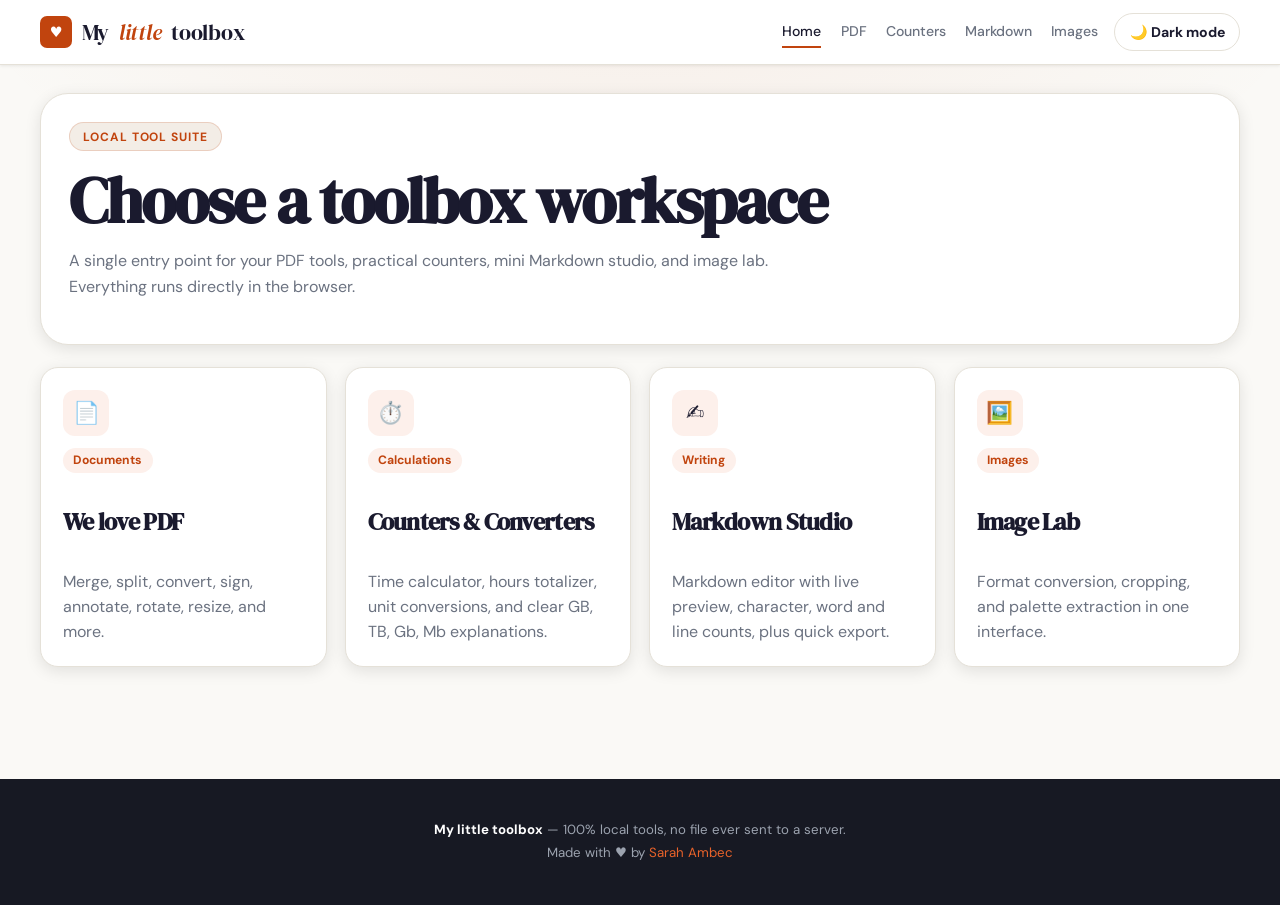
<file: index.html>
<!DOCTYPE html>
<html lang="en">
<head>
  <meta charset="UTF-8">
  <meta name="viewport" content="width=device-width, initial-scale=1.0">
  <title>My little toolbox</title>
  <link rel="stylesheet" href="static/common.css">
  <style>
    .hub-grid {
      display: grid;
      grid-template-columns: repeat(auto-fit, minmax(240px, 1fr));
      gap: 18px;
    }

    .hub-card {
      display: flex;
      flex-direction: column;
      gap: 12px;
      padding: 22px;
      color: var(--tb-ink);
      text-decoration: none;
      transition: transform var(--tb-transition), border-color var(--tb-transition), box-shadow var(--tb-transition);
    }

    .hub-card:hover {
      transform: translateY(-3px);
      border-color: var(--tb-accent);
      box-shadow: var(--tb-shadow-lg);
    }

    .hub-icon {
      width: 46px;
      height: 46px;
      display: inline-flex;
      align-items: center;
      justify-content: center;
      border-radius: 12px;
      background: var(--tb-light);
      font-size: 1.35rem;
    }

    .hub-card p {
      margin: 0;
      color: var(--tb-muted);
      line-height: 1.55;
    }
  </style>
</head>
<body class="toolbox-page">
  <header class="toolbox-topbar">
    <div class="toolbox-topbar-inner">
      <a href="index.html" class="toolbox-brand">
        <span class="toolbox-brand-mark">♥</span>
        My <em>little</em> toolbox
      </a>
      <div class="toolbox-topbar-actions">
        <nav class="toolbox-nav">
          <a href="index.html" class="active">Home</a>
          <a href="pages/pdf.html">PDF</a>
          <a href="pages/counters.html">Counters</a>
          <a href="pages/markdown-studio.html">Markdown</a>
          <a href="pages/image-lab.html">Images</a>
        </nav>
        <button type="button" class="toolbox-theme-toggle" data-theme-toggle aria-pressed="false">🌙 Dark mode</button>
      </div>
    </div>
  </header>

  <main class="toolbox-shell">
    <section class="toolbox-hero">
      <span class="toolbox-eyebrow">Local tool suite</span>
      <h1>Choose a toolbox workspace</h1>
      <p class="lead">A single entry point for your PDF tools, practical counters, mini Markdown studio, and image lab. Everything runs directly in the browser.</p>
    </section>

    <section class="hub-grid">
      <a class="toolbox-card hub-card" href="pages/pdf.html">
        <span class="hub-icon">📄</span>
        <span class="toolbox-chip">Documents</span>
        <h2>We love PDF</h2>
        <p>Merge, split, convert, sign, annotate, rotate, resize, and more.</p>
      </a>

      <a class="toolbox-card hub-card" href="pages/counters.html">
        <span class="hub-icon">⏱️</span>
        <span class="toolbox-chip">Calculations</span>
        <h2>Counters & Converters</h2>
        <p>Time calculator, hours totalizer, unit conversions, and clear GB, TB, Gb, Mb explanations.</p>
      </a>

      <a class="toolbox-card hub-card" href="pages/markdown-studio.html">
        <span class="hub-icon">✍️</span>
        <span class="toolbox-chip">Writing</span>
        <h2>Markdown Studio</h2>
        <p>Markdown editor with live preview, character, word and line counts, plus quick export.</p>
      </a>

      <a class="toolbox-card hub-card" href="pages/image-lab.html">
        <span class="hub-icon">🖼️</span>
        <span class="toolbox-chip">Images</span>
        <h2>Image Lab</h2>
        <p>Format conversion, cropping, and palette extraction in one interface.</p>
      </a>
    </section>
  </main>
  <footer class="toolbox-footer">
    <strong>My little toolbox</strong> — 100% local tools, no file ever sent to a server.<br>
    Made with ♥ by <a href="https://sambec.github.io" target="_blank" rel="noreferrer">Sarah Ambec</a>
  </footer>
  <script src="static/theme.js"></script>
</body>
</html>
</file>
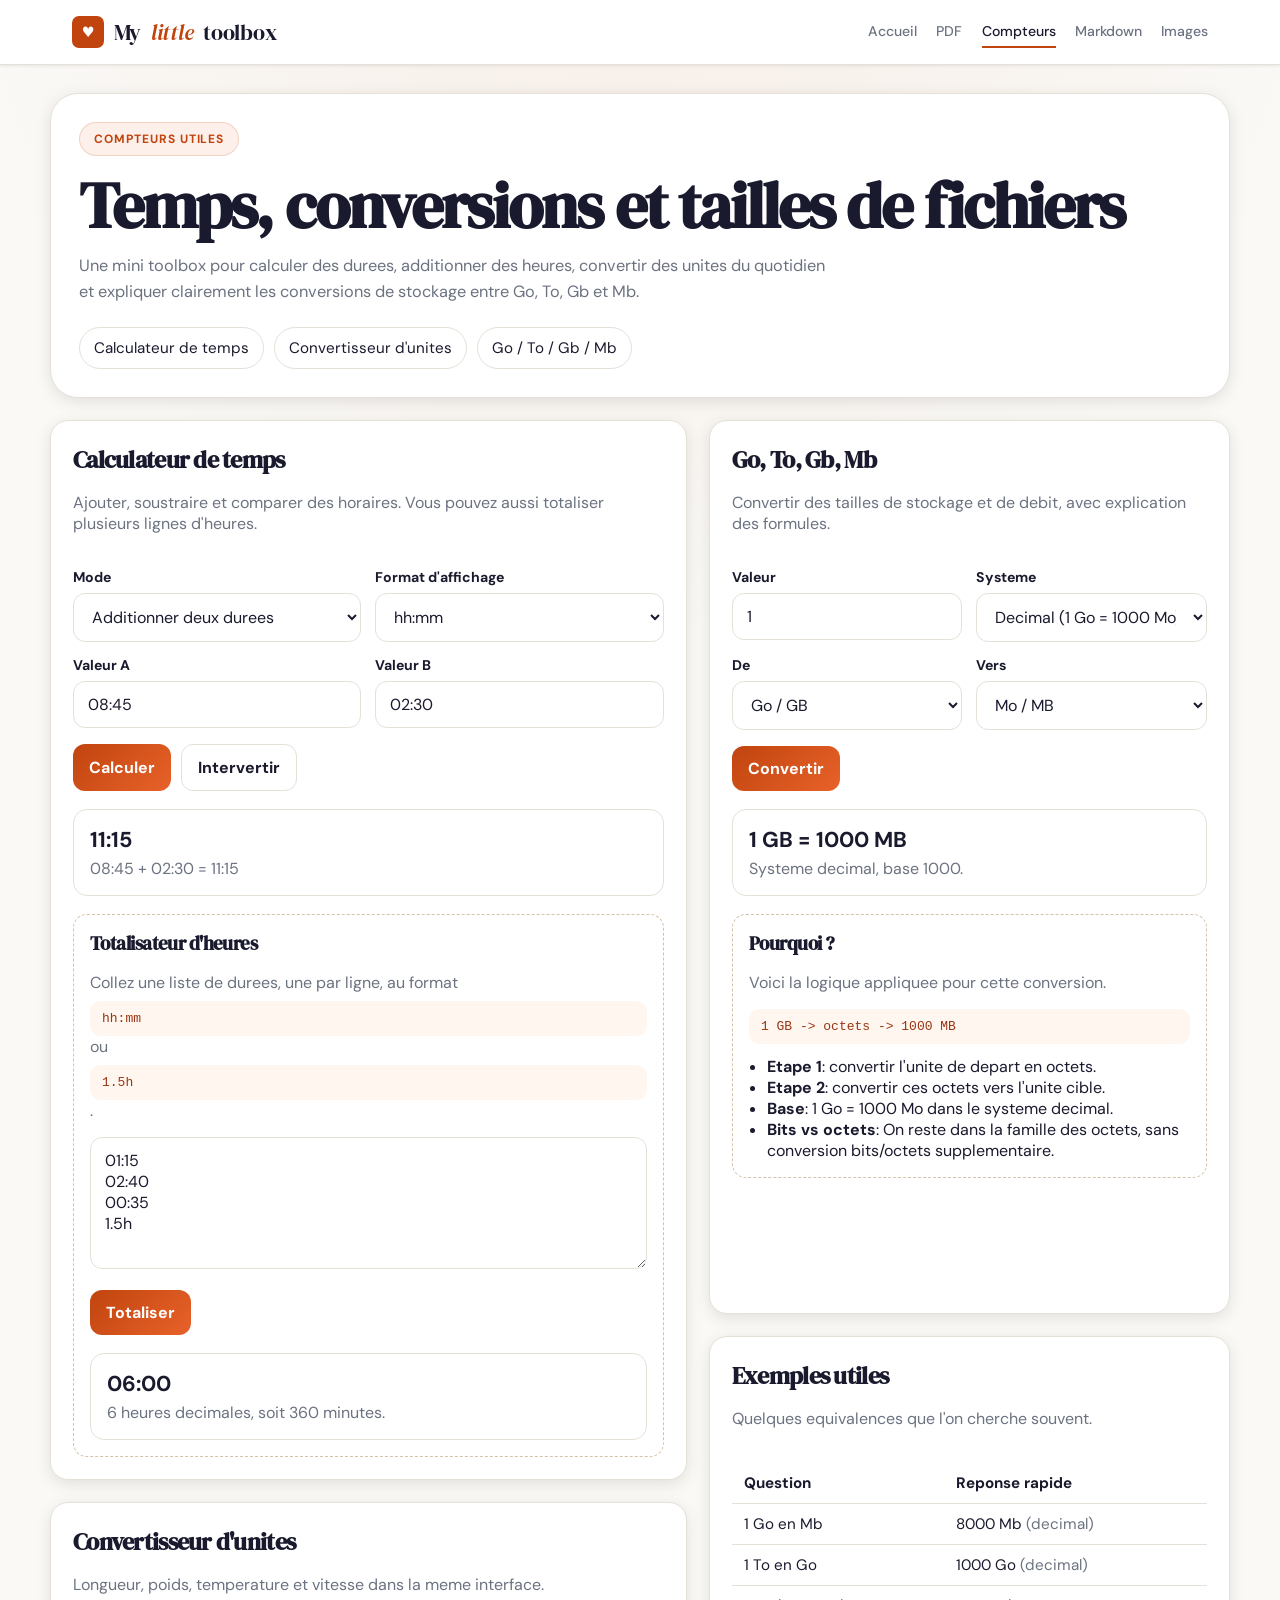
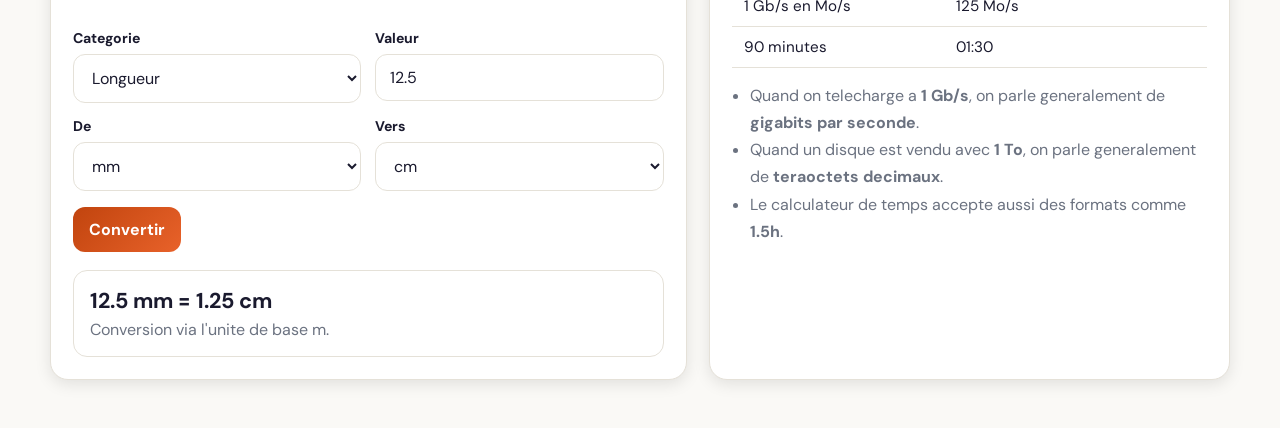
<file: counters.html>
<!DOCTYPE html>
<html lang="fr">
<head>
  <meta charset="UTF-8">
  <meta name="viewport" content="width=device-width, initial-scale=1.0">
  <title>Compteurs & Convertisseurs</title>
  <link rel="stylesheet" href="common.css">
  <style>
    :root {
      --bg: var(--tb-bg);
      --surface: var(--tb-surface);
      --ink: var(--tb-ink);
      --muted: var(--tb-muted);
      --accent: var(--tb-accent);
      --accent-2: var(--tb-accent-2);
      --line: var(--tb-border);
      --soft: var(--tb-light);
      --success: var(--tb-success);
      --radius: 18px;
      --shadow: var(--tb-shadow-md);
      --font-display: var(--tb-font-display);
      --font-body: var(--tb-font-body);
    }

    * { box-sizing: border-box; }
    body {
      margin: 0;
      font-family: var(--font-body);
      color: var(--ink);
      background:
        radial-gradient(circle at top left, rgba(234, 88, 12, 0.08), transparent 30%),
        linear-gradient(180deg, #fffaf4 0%, var(--bg) 100%);
    }

    .shell {
      width: min(1180px, calc(100% - 32px));
      margin: 0 auto;
      padding: 28px 0 48px;
    }

    .hero {
      background: var(--surface);
      border: 1px solid var(--line);
      border-radius: 28px;
      box-shadow: var(--shadow);
      padding: 28px;
      margin-bottom: 22px;
    }

    .eyebrow {
      display: inline-flex;
      gap: 8px;
      align-items: center;
      background: var(--soft);
      color: var(--accent);
      border-radius: 999px;
      padding: 8px 14px;
      font-size: 12px;
      font-weight: 700;
      letter-spacing: 0.08em;
      text-transform: uppercase;
    }

    h1, h2, h3 {
      margin: 0;
      font-family: var(--font-display);
      font-weight: 600;
      letter-spacing: -0.03em;
    }

    h1 {
      margin-top: 18px;
      font-size: clamp(2.2rem, 5vw, 4rem);
      line-height: 1.05;
    }

    .lead {
      max-width: 760px;
      margin-top: 14px;
      font-size: 1.02rem;
      line-height: 1.6;
      color: var(--muted);
    }

    .nav {
      display: flex;
      gap: 10px;
      flex-wrap: wrap;
      margin-top: 22px;
    }

    .nav a {
      text-decoration: none;
      color: var(--ink);
      border: 1px solid var(--line);
      border-radius: 999px;
      padding: 10px 14px;
      background: #fff;
      font-size: 0.95rem;
    }

    .grid {
      display: grid;
      grid-template-columns: 1.1fr 0.9fr;
      gap: 22px;
    }

    .stack {
      display: grid;
      gap: 22px;
    }

    .card {
      background: var(--surface);
      border: 1px solid var(--line);
      border-radius: var(--radius);
      box-shadow: var(--shadow);
      padding: 22px;
    }

    .card-header {
      display: flex;
      justify-content: space-between;
      gap: 14px;
      align-items: start;
      margin-bottom: 18px;
    }

    .card-header p,
    .hint,
    .formula p,
    .result-note,
    .list li {
      color: var(--muted);
    }

    .subgrid {
      display: grid;
      grid-template-columns: repeat(2, minmax(0, 1fr));
      gap: 14px;
    }

    label {
      display: block;
      margin-bottom: 7px;
      font-size: 0.88rem;
      font-weight: 700;
      color: var(--ink);
    }

    input,
    select,
    textarea,
    button {
      font: inherit;
    }

    input,
    select,
    textarea {
      width: 100%;
      border: 1px solid var(--line);
      border-radius: 12px;
      background: #fff;
      padding: 12px 14px;
      color: var(--ink);
    }

    textarea { min-height: 132px; resize: vertical; }

    .controls {
      display: flex;
      gap: 10px;
      flex-wrap: wrap;
      margin-top: 16px;
    }

    button {
      border: 0;
      border-radius: 12px;
      padding: 12px 16px;
      cursor: pointer;
      font-weight: 700;
      transition: transform 0.15s ease, opacity 0.15s ease;
    }

    button:hover { transform: translateY(-1px); }
    .primary {
      background: linear-gradient(135deg, var(--accent), var(--accent-2));
      color: #fff;
    }
    .secondary {
      background: #fff;
      color: var(--ink);
      border: 1px solid var(--line);
    }

    .result {
      margin-top: 18px;
      padding: 16px;
      border-radius: 14px;
      background: #fff;
      border: 1px solid var(--line);
    }

    .result strong {
      display: block;
      font-size: 1.35rem;
      margin-bottom: 4px;
    }

    .pill-row {
      display: flex;
      gap: 10px;
      flex-wrap: wrap;
      margin-top: 12px;
    }

    .pill {
      border-radius: 999px;
      padding: 8px 12px;
      background: var(--soft);
      color: var(--accent);
      font-weight: 700;
      font-size: 0.88rem;
    }

    .formula {
      margin-top: 18px;
      padding: 16px;
      border-radius: 14px;
      background: #fff;
      border: 1px dashed #d6c2a8;
    }

    .formula code {
      display: block;
      margin-top: 8px;
      padding: 10px 12px;
      background: #fff7ef;
      border-radius: 10px;
      color: #9a3412;
      overflow-x: auto;
    }

    .formula ul {
      padding-left: 18px;
      margin: 12px 0 0;
    }

    .list {
      margin: 14px 0 0;
      padding-left: 18px;
      line-height: 1.7;
    }

    .table {
      width: 100%;
      border-collapse: collapse;
      margin-top: 12px;
      font-size: 0.95rem;
    }

    .table th,
    .table td {
      padding: 10px 12px;
      border-bottom: 1px solid var(--line);
      text-align: left;
    }

    .muted {
      color: var(--muted);
    }

    .good {
      color: var(--success);
      font-weight: 700;
    }

    @media (max-width: 900px) {
      .grid,
      .subgrid {
        grid-template-columns: 1fr;
      }

      .shell {
        width: min(100% - 20px, 1180px);
      }
    }
  </style>
</head>
<body class="toolbox-page">
  <header class="toolbox-topbar">
    <div class="toolbox-topbar-inner">
      <a href="main.html" class="toolbox-brand">
        <span class="toolbox-brand-mark">♥</span>
        My <em>little</em> toolbox
      </a>
      <nav class="toolbox-nav">
        <a href="main.html">Accueil</a>
        <a href="index.html">PDF</a>
        <a href="counters.html" class="active">Compteurs</a>
        <a href="markdown-studio.html">Markdown</a>
        <a href="image-lab.html">Images</a>
      </nav>
    </div>
  </header>

  <main class="shell toolbox-shell">
    <section class="hero toolbox-hero">
      <span class="eyebrow toolbox-eyebrow">Compteurs utiles</span>
      <h1>Temps, conversions et tailles de fichiers</h1>
      <p class="lead">Une mini toolbox pour calculer des durees, additionner des heures, convertir des unites du quotidien et expliquer clairement les conversions de stockage entre Go, To, Gb et Mb.</p>
      <nav class="nav toolbox-linkbar">
        <a href="#time-card">Calculateur de temps</a>
        <a href="#units-card">Convertisseur d'unites</a>
        <a href="#storage-card">Go / To / Gb / Mb</a>
      </nav>
    </section>

    <section class="grid">
      <div class="stack">
        <article class="card" id="time-card">
          <div class="card-header">
            <div>
              <h2>Calculateur de temps</h2>
              <p>Ajouter, soustraire et comparer des horaires. Vous pouvez aussi totaliser plusieurs lignes d'heures.</p>
            </div>
          </div>

          <div class="subgrid">
            <div>
              <label for="time-operation">Mode</label>
              <select id="time-operation">
                <option value="add">Additionner deux durees</option>
                <option value="subtract">Soustraire une duree</option>
                <option value="between">Trouver la duree entre deux horaires</option>
              </select>
            </div>
            <div>
              <label for="time-format">Format d'affichage</label>
              <select id="time-format">
                <option value="clock">hh:mm</option>
                <option value="decimal">heures decimales</option>
                <option value="minutes">minutes</option>
              </select>
            </div>
            <div>
              <label for="time-value-a">Valeur A</label>
              <input id="time-value-a" type="text" value="08:45" placeholder="08:45">
            </div>
            <div>
              <label for="time-value-b">Valeur B</label>
              <input id="time-value-b" type="text" value="02:30" placeholder="02:30">
            </div>
          </div>

          <div class="controls">
            <button class="primary" id="run-time">Calculer</button>
            <button class="secondary" id="swap-time">Intervertir</button>
          </div>

          <div class="result" id="time-result">
            <strong>11:15</strong>
            <div class="result-note">Exemple: 08:45 + 02:30 = 11:15</div>
          </div>

          <div class="formula">
            <h3>Totalisateur d'heures</h3>
            <p>Collez une liste de durees, une par ligne, au format <code>hh:mm</code> ou <code>1.5h</code>.</p>
            <textarea id="timesheet-input">01:15
02:40
00:35
1.5h</textarea>
            <div class="controls">
              <button class="primary" id="sum-timesheet">Totaliser</button>
            </div>
            <div class="result" id="timesheet-result">
              <strong>05:00</strong>
              <div class="result-note">Le total apparaitra ici.</div>
            </div>
          </div>
        </article>

        <article class="card" id="units-card">
          <div class="card-header">
            <div>
              <h2>Convertisseur d'unites</h2>
              <p>Longueur, poids, temperature et vitesse dans la meme interface.</p>
            </div>
          </div>

          <div class="subgrid">
            <div>
              <label for="unit-category">Categorie</label>
              <select id="unit-category">
                <option value="length">Longueur</option>
                <option value="weight">Poids</option>
                <option value="temperature">Temperature</option>
                <option value="speed">Vitesse</option>
              </select>
            </div>
            <div>
              <label for="unit-value">Valeur</label>
              <input id="unit-value" type="number" value="12.5" step="any">
            </div>
            <div>
              <label for="unit-from">De</label>
              <select id="unit-from"></select>
            </div>
            <div>
              <label for="unit-to">Vers</label>
              <select id="unit-to"></select>
            </div>
          </div>

          <div class="controls">
            <button class="primary" id="run-unit">Convertir</button>
          </div>

          <div class="result" id="unit-result">
            <strong>12.5 m = 1250 cm</strong>
            <div class="result-note">Les resultats s'affichent ici.</div>
          </div>
        </article>
      </div>

      <div class="stack">
        <article class="card" id="storage-card">
          <div class="card-header">
            <div>
              <h2>Go, To, Gb, Mb</h2>
              <p>Convertir des tailles de stockage et de debit, avec explication des formules.</p>
            </div>
          </div>

          <div class="subgrid">
            <div>
              <label for="storage-value">Valeur</label>
              <input id="storage-value" type="number" value="1" step="any">
            </div>
            <div>
              <label for="storage-system">Systeme</label>
              <select id="storage-system">
                <option value="decimal">Decimal (1 Go = 1000 Mo)</option>
                <option value="binary">Binaire (1 Gio = 1024 Mio)</option>
              </select>
            </div>
            <div>
              <label for="storage-from">De</label>
              <select id="storage-from">
                <option value="TB">To / TB</option>
                <option value="GB" selected>Go / GB</option>
                <option value="MB">Mo / MB</option>
                <option value="Kb">Kb</option>
                <option value="Mb">Mb</option>
                <option value="Gb">Gb</option>
                <option value="bits">bits</option>
                <option value="bytes">octets</option>
              </select>
            </div>
            <div>
              <label for="storage-to">Vers</label>
              <select id="storage-to">
                <option value="TB">To / TB</option>
                <option value="GB">Go / GB</option>
                <option value="MB" selected>Mo / MB</option>
                <option value="Kb">Kb</option>
                <option value="Mb">Mb</option>
                <option value="Gb">Gb</option>
                <option value="bits">bits</option>
                <option value="bytes">octets</option>
              </select>
            </div>
          </div>

          <div class="controls">
            <button class="primary" id="run-storage">Convertir</button>
          </div>

          <div class="result" id="storage-result">
            <strong>1 Go = 1000 Mo</strong>
            <div class="result-note">Choisissez une valeur et un systeme decimal ou binaire.</div>
          </div>

          <div class="formula" id="storage-formula">
            <h3>Pourquoi ?</h3>
            <p>Les tailles de fichiers et les debits ne parlent pas toujours de la meme chose.</p>
            <code>1 octet = 8 bits</code>
            <ul>
              <li><strong>Go, To, Mo</strong> servent souvent pour le stockage.</li>
              <li><strong>Gb, Mb</strong> servent souvent pour les debits reseau.</li>
              <li><strong>GB vers Gb</strong> multiplie par 8, car on passe d'octets a bits.</li>
              <li><strong>Decimal</strong>: 1 Go = 1000 Mo.</li>
              <li><strong>Binaire</strong>: 1 Gio = 1024 Mio.</li>
            </ul>
          </div>
        </article>

        <article class="card">
          <div class="card-header">
            <div>
              <h2>Exemples utiles</h2>
              <p>Quelques equivalences que l'on cherche souvent.</p>
            </div>
          </div>
          <table class="table">
            <thead>
              <tr>
                <th>Question</th>
                <th>Reponse rapide</th>
              </tr>
            </thead>
            <tbody>
              <tr>
                <td>1 Go en Mb</td>
                <td>8000 Mb <span class="muted">(decimal)</span></td>
              </tr>
              <tr>
                <td>1 To en Go</td>
                <td>1000 Go <span class="muted">(decimal)</span></td>
              </tr>
              <tr>
                <td>1 Gb/s en Mo/s</td>
                <td>125 Mo/s</td>
              </tr>
              <tr>
                <td>90 minutes</td>
                <td>01:30</td>
              </tr>
            </tbody>
          </table>

          <ul class="list">
            <li>Quand on telecharge a <strong>1 Gb/s</strong>, on parle generalement de <strong>gigabits par seconde</strong>.</li>
            <li>Quand un disque est vendu avec <strong>1 To</strong>, on parle generalement de <strong>teraoctets decimaux</strong>.</li>
            <li>Le calculateur de temps accepte aussi des formats comme <strong>1.5h</strong>.</li>
          </ul>
        </article>
      </div>
    </section>
  </main>

  <script>
    const unitConfig = {
      length: {
        base: "m",
        units: { mm: 0.001, cm: 0.01, m: 1, km: 1000, in: 0.0254, ft: 0.3048 }
      },
      weight: {
        base: "g",
        units: { mg: 0.001, g: 1, kg: 1000, lb: 453.59237, oz: 28.349523125 }
      },
      speed: {
        base: "m/s",
        units: { "m/s": 1, "km/h": 0.2777777778, mph: 0.44704 }
      }
    };

    function parseDuration(value) {
      const raw = value.trim().toLowerCase();
      if (!raw) return NaN;
      if (raw.includes(":")) {
        const parts = raw.split(":").map(Number);
        if (parts.some(Number.isNaN)) return NaN;
        if (parts.length === 2) return parts[0] * 60 + parts[1];
        if (parts.length === 3) return parts[0] * 60 + parts[1] + parts[2] / 60;
      }
      if (raw.endsWith("h")) return parseFloat(raw) * 60;
      if (raw.endsWith("m")) return parseFloat(raw);
      return parseFloat(raw);
    }

    function formatClock(totalMinutes) {
      const sign = totalMinutes < 0 ? "-" : "";
      const abs = Math.abs(totalMinutes);
      const hours = Math.floor(abs / 60);
      const minutes = Math.round(abs % 60);
      return `${sign}${String(hours).padStart(2, "0")}:${String(minutes).padStart(2, "0")}`;
    }

    function formatDuration(totalMinutes, mode) {
      if (mode === "minutes") return `${roundSmart(totalMinutes)} minutes`;
      if (mode === "decimal") return `${roundSmart(totalMinutes / 60)} h`;
      return formatClock(totalMinutes);
    }

    function roundSmart(value) {
      return Number(value.toFixed(4)).toString();
    }

    function runTimeCalculation() {
      const mode = document.getElementById("time-operation").value;
      const display = document.getElementById("time-format").value;
      const a = parseDuration(document.getElementById("time-value-a").value);
      const b = parseDuration(document.getElementById("time-value-b").value);
      const result = document.getElementById("time-result");

      if (Number.isNaN(a) || Number.isNaN(b)) {
        result.innerHTML = "<strong>Entree invalide</strong><div class='result-note'>Utilisez par exemple 08:45, 90, 1.5h ou 30m.</div>";
        return;
      }

      let total = 0;
      let note = "";
      if (mode === "add") {
        total = a + b;
        note = `${formatClock(a)} + ${formatClock(b)} = ${formatDuration(total, display)}`;
      } else if (mode === "subtract") {
        total = a - b;
        note = `${formatClock(a)} - ${formatClock(b)} = ${formatDuration(total, display)}`;
      } else {
        total = b - a;
        if (total < 0) total += 24 * 60;
        note = `Entre ${formatClock(a)} et ${formatClock(b)}: ${formatDuration(total, display)}`;
      }

      result.innerHTML = `<strong>${formatDuration(total, display)}</strong><div class="result-note">${note}</div>`;
    }

    function sumTimesheet() {
      const lines = document.getElementById("timesheet-input").value.split("\n").map(line => line.trim()).filter(Boolean);
      const values = lines.map(parseDuration);
      const result = document.getElementById("timesheet-result");
      if (values.some(Number.isNaN)) {
        result.innerHTML = "<strong>Erreur</strong><div class='result-note'>Une ou plusieurs lignes ne sont pas reconnues.</div>";
        return;
      }
      const total = values.reduce((sum, value) => sum + value, 0);
      result.innerHTML = `<strong>${formatClock(total)}</strong><div class="result-note">${roundSmart(total / 60)} heures decimales, soit ${roundSmart(total)} minutes.</div>`;
    }

    function populateUnits() {
      const category = document.getElementById("unit-category").value;
      const from = document.getElementById("unit-from");
      const to = document.getElementById("unit-to");
      from.innerHTML = "";
      to.innerHTML = "";

      const units = category === "temperature"
        ? ["C", "F", "K"]
        : Object.keys(unitConfig[category].units);

      units.forEach(unit => {
        from.add(new Option(unit, unit));
        to.add(new Option(unit, unit));
      });

      to.selectedIndex = Math.min(1, units.length - 1);
    }

    function convertTemperature(value, from, to) {
      let celsius = value;
      if (from === "F") celsius = (value - 32) * 5 / 9;
      if (from === "K") celsius = value - 273.15;
      if (to === "C") return celsius;
      if (to === "F") return celsius * 9 / 5 + 32;
      return celsius + 273.15;
    }

    function runUnitConversion() {
      const category = document.getElementById("unit-category").value;
      const value = parseFloat(document.getElementById("unit-value").value);
      const from = document.getElementById("unit-from").value;
      const to = document.getElementById("unit-to").value;
      const result = document.getElementById("unit-result");

      if (Number.isNaN(value)) {
        result.innerHTML = "<strong>Valeur invalide</strong><div class='result-note'>Saisissez un nombre.</div>";
        return;
      }

      let converted = 0;
      let note = "";
      if (category === "temperature") {
        converted = convertTemperature(value, from, to);
        note = "La temperature ne suit pas une simple multiplication: il faut aussi gerer le decalage des echelles.";
      } else {
        const config = unitConfig[category];
        const inBase = value * config.units[from];
        converted = inBase / config.units[to];
        note = `Conversion via l'unite de base ${config.base}.`;
      }

      result.innerHTML = `<strong>${roundSmart(value)} ${from} = ${roundSmart(converted)} ${to}</strong><div class="result-note">${note}</div>`;
    }

    function storageFactor(unit, system) {
      const thousand = system === "decimal" ? 1000 : 1024;
      const map = {
        TB: thousand ** 4,
        GB: thousand ** 3,
        MB: thousand ** 2,
        bytes: 1,
        bits: 1 / 8,
        Gb: (thousand ** 3) / 8,
        Mb: (thousand ** 2) / 8,
        Kb: thousand / 8
      };
      return map[unit];
    }

    function runStorageConversion() {
      const value = parseFloat(document.getElementById("storage-value").value);
      const from = document.getElementById("storage-from").value;
      const to = document.getElementById("storage-to").value;
      const system = document.getElementById("storage-system").value;
      const result = document.getElementById("storage-result");
      const formula = document.getElementById("storage-formula");

      if (Number.isNaN(value)) {
        result.innerHTML = "<strong>Valeur invalide</strong><div class='result-note'>Saisissez un nombre.</div>";
        return;
      }

      const bytes = value * storageFactor(from, system);
      const converted = bytes / storageFactor(to, system);
      const thousand = system === "decimal" ? 1000 : 1024;
      const familyName = system === "decimal" ? "decimal" : "binaire";
      const goToMo = system === "decimal" ? "1 Go = 1000 Mo" : "1 Gio = 1024 Mio";
      const gbExplain = from.endsWith("b") || to.endsWith("b")
        ? "On passe aussi entre bits et octets: il faut donc multiplier ou diviser par 8."
        : "On reste dans la famille des octets, sans conversion bits/octets supplementaire.";

      result.innerHTML = `<strong>${roundSmart(value)} ${from} = ${roundSmart(converted)} ${to}</strong><div class="result-note">Systeme ${familyName}, base ${thousand}.</div>`;
      formula.innerHTML = `
        <h3>Pourquoi ?</h3>
        <p>Voici la logique appliquee pour cette conversion.</p>
        <code>${roundSmart(value)} ${from} -> octets -> ${roundSmart(converted)} ${to}</code>
        <ul>
          <li><strong>Etape 1</strong>: convertir l'unite de depart en octets.</li>
          <li><strong>Etape 2</strong>: convertir ces octets vers l'unite cible.</li>
          <li><strong>Base</strong>: ${goToMo} dans le systeme ${familyName}.</li>
          <li><strong>Bits vs octets</strong>: ${gbExplain}</li>
        </ul>
      `;
    }

    document.getElementById("run-time").addEventListener("click", runTimeCalculation);
    document.getElementById("swap-time").addEventListener("click", () => {
      const a = document.getElementById("time-value-a");
      const b = document.getElementById("time-value-b");
      [a.value, b.value] = [b.value, a.value];
      runTimeCalculation();
    });
    document.getElementById("sum-timesheet").addEventListener("click", sumTimesheet);
    document.getElementById("unit-category").addEventListener("change", populateUnits);
    document.getElementById("run-unit").addEventListener("click", runUnitConversion);
    document.getElementById("run-storage").addEventListener("click", runStorageConversion);

    populateUnits();
    runTimeCalculation();
    sumTimesheet();
    runUnitConversion();
    runStorageConversion();
  </script>
</body>
</html>
</file>
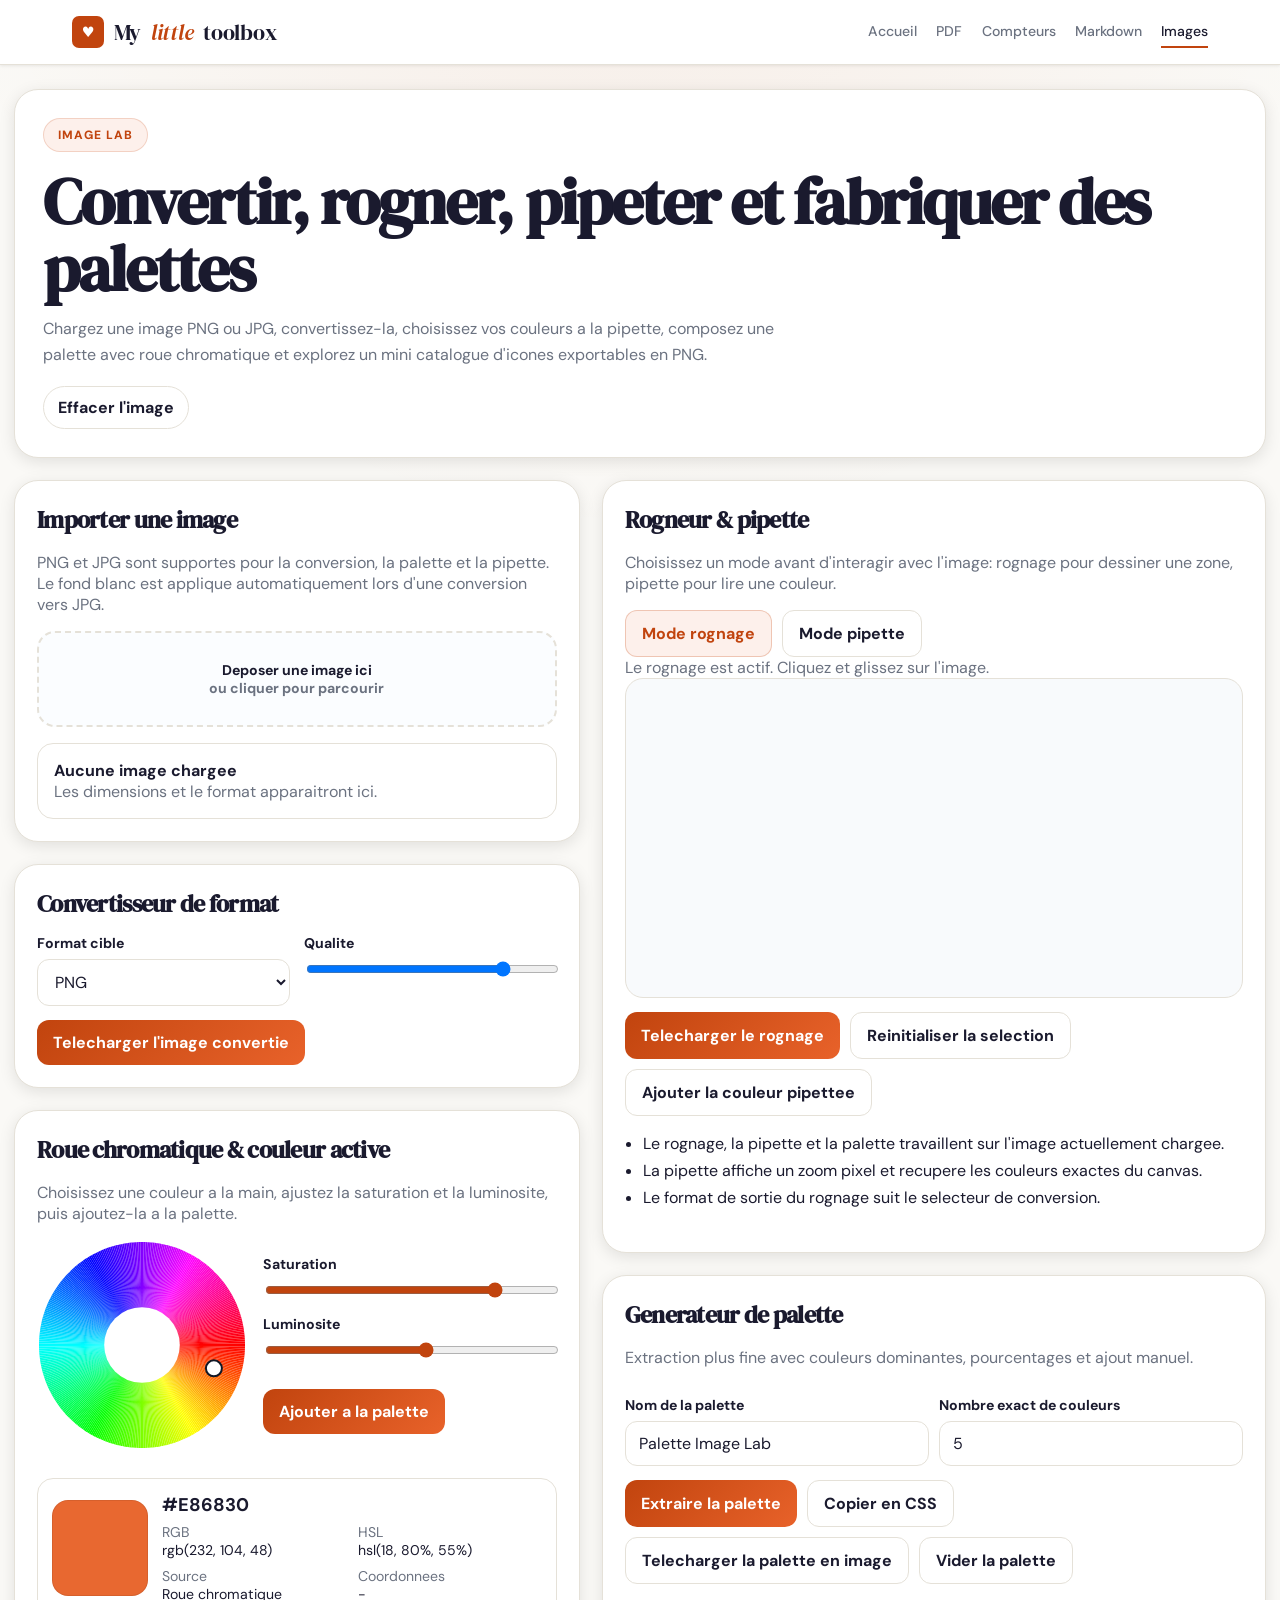
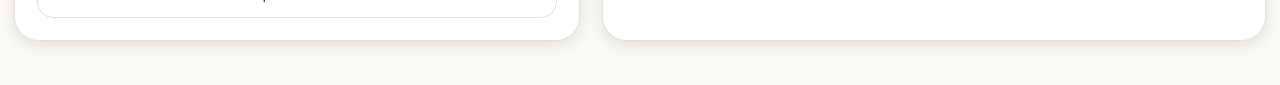
<file: image-lab.html>
<!DOCTYPE html>
<html lang="fr">
<head>
  <meta charset="UTF-8">
  <meta name="viewport" content="width=device-width, initial-scale=1.0">
  <title>Image Lab</title>
  <link rel="stylesheet" href="common.css">
  <style>
    :root {
      --bg: var(--tb-bg);
      --surface: var(--tb-surface);
      --ink: var(--tb-ink);
      --muted: var(--tb-muted);
      --accent: var(--tb-accent);
      --accent-2: var(--tb-accent-2);
      --line: var(--tb-border);
      --soft: var(--tb-light);
      --radius: 18px;
      --shadow: var(--tb-shadow-md);
      --font-display: var(--tb-font-display);
      --font-body: var(--tb-font-body);
    }

    * { box-sizing: border-box; }
    body {
      margin: 0;
      font-family: var(--font-body);
      color: var(--ink);
      background:
        radial-gradient(circle at top left, rgba(37, 99, 235, 0.12), transparent 24%),
        linear-gradient(180deg, #fbfdff 0%, var(--bg) 100%);
    }

    .shell {
      width: min(1260px, calc(100% - 28px));
      margin: 0 auto;
      padding: 24px 0 44px;
    }

    .hero,
    .card {
      background: var(--surface);
      border: 1px solid var(--line);
      border-radius: 24px;
      box-shadow: var(--shadow);
    }

    .hero {
      padding: 28px;
      margin-bottom: 22px;
    }

    .eyebrow {
      display: inline-block;
      padding: 8px 14px;
      border-radius: 999px;
      background: var(--soft);
      color: var(--accent);
      font-size: 12px;
      font-weight: 800;
      letter-spacing: 0.08em;
      text-transform: uppercase;
    }

    h1, h2, h3 {
      margin: 0;
      font-family: var(--font-display);
      letter-spacing: -0.03em;
    }

    h1 {
      margin-top: 16px;
      font-size: clamp(2.2rem, 5vw, 4rem);
      line-height: 1.05;
    }

    .lead {
      max-width: 760px;
      margin-top: 14px;
      color: var(--muted);
      line-height: 1.6;
    }

    .toolbar {
      display: flex;
      gap: 10px;
      flex-wrap: wrap;
      margin-top: 18px;
    }

    .toolbar a,
    .toolbar button {
      text-decoration: none;
      border: 1px solid var(--line);
      background: #fff;
      color: var(--ink);
      border-radius: 999px;
      padding: 10px 14px;
      font: inherit;
    }

    .toolbar button {
      cursor: pointer;
      font-weight: 700;
    }

    .layout {
      display: grid;
      grid-template-columns: 0.92fr 1.08fr;
      gap: 22px;
    }

    .stack {
      display: grid;
      gap: 22px;
    }

    .card {
      padding: 22px;
    }

    .dropzone {
      border: 2px dashed var(--line);
      border-radius: 18px;
      padding: 28px;
      text-align: center;
      background: #fbfdff;
      cursor: pointer;
      transition: border-color 0.2s ease, background 0.2s ease;
    }

    .dropzone.dragover,
    .dropzone:hover {
      border-color: var(--accent);
      background: var(--soft);
    }

    .dropzone input { display: none; }

    .meta,
    .card p,
    .swatch small,
    .icon-card p,
    .formula-note,
    .mode-note {
      color: var(--muted);
    }

    .row,
    .controls {
      display: flex;
      gap: 10px;
      flex-wrap: wrap;
    }

    .controls { margin-top: 14px; }

    label {
      display: block;
      margin-bottom: 7px;
      font-size: 0.88rem;
      font-weight: 700;
    }

    select,
    input[type="range"],
    input[type="search"],
    input[type="text"],
    button {
      font: inherit;
    }

    select,
    input[type="range"],
    input[type="search"],
    input[type="text"] {
      width: 100%;
    }

    select,
    input[type="search"],
    input[type="text"] {
      border: 1px solid var(--line);
      border-radius: 12px;
      padding: 11px 13px;
      background: #fff;
      color: var(--ink);
    }

    .primary,
    .secondary {
      border-radius: 12px;
      padding: 12px 16px;
      cursor: pointer;
      font-weight: 700;
    }

    .primary {
      background: linear-gradient(135deg, var(--accent), var(--accent-2));
      color: #fff;
      border: 0;
    }

    .secondary {
      background: #fff;
      border: 1px solid var(--line);
      color: var(--ink);
    }

    .mode-btn.active {
      background: var(--soft);
      color: var(--accent);
      border-color: rgba(193,68,14,.25);
    }

    .viewer {
      position: relative;
      border: 1px solid var(--line);
      border-radius: 18px;
      background: #f8fafc;
      overflow: auto;
      min-height: 320px;
      display: flex;
      align-items: center;
      justify-content: center;
      padding: 14px;
      cursor: crosshair;
    }

    #image-canvas {
      max-width: 100%;
      height: auto;
      display: block;
    }

    #crop-box {
      position: absolute;
      border: 2px dashed var(--accent);
      background: rgba(193, 68, 14, 0.12);
      display: none;
      pointer-events: none;
    }

    .loupe {
      position: absolute;
      top: 14px;
      right: 14px;
      width: 92px;
      background: rgba(255,255,255,.96);
      border: 1px solid var(--line);
      border-radius: 16px;
      box-shadow: var(--shadow);
      overflow: hidden;
      display: none;
      pointer-events: none;
    }

    .loupe-canvas {
      width: 100%;
      height: 92px;
      image-rendering: pixelated;
      display: block;
      background: #fff;
    }

    .loupe-info {
      padding: 8px 10px 10px;
      font-size: 0.78rem;
    }

    .cols-2 {
      display: grid;
      grid-template-columns: repeat(2, minmax(0, 1fr));
      gap: 14px;
      margin-top: 14px;
    }

    .cols-3 {
      display: grid;
      grid-template-columns: repeat(3, minmax(0, 1fr));
      gap: 14px;
      margin-top: 14px;
    }

    .result-box {
      margin-top: 16px;
      padding: 16px;
      border-radius: 16px;
      border: 1px solid var(--line);
      background: #fff;
    }

    .color-inspector {
      display: grid;
      grid-template-columns: 96px 1fr;
      gap: 14px;
      align-items: center;
      margin-top: 14px;
      padding: 14px;
      border: 1px solid var(--line);
      border-radius: 16px;
      background: #fff;
    }

    .color-preview {
      width: 96px;
      height: 96px;
      border-radius: 16px;
      border: 1px solid rgba(0,0,0,.08);
      background: #f1f5f9;
    }

    .color-values strong {
      display: block;
      margin-bottom: 6px;
      font-size: 1.15rem;
    }

    .value-grid {
      display: grid;
      grid-template-columns: repeat(2, minmax(0, 1fr));
      gap: 8px 12px;
      font-size: 0.88rem;
    }

    .wheel-wrap {
      display: grid;
      gap: 14px;
      margin-top: 14px;
    }

    .wheel-stage {
      display: grid;
      grid-template-columns: 210px 1fr;
      gap: 16px;
      align-items: center;
    }

    #color-wheel {
      width: 210px;
      height: 210px;
      display: block;
      margin: 0 auto;
      cursor: crosshair;
    }

    .slider-stack {
      display: grid;
      gap: 12px;
    }

    .slider-stack input[type="range"] {
      accent-color: var(--accent);
    }

    .palette-toolbar {
      display: flex;
      justify-content: space-between;
      gap: 14px;
      align-items: center;
      flex-wrap: wrap;
      margin-top: 12px;
    }

    .palette {
      display: grid;
      grid-template-columns: repeat(auto-fill, minmax(118px, 1fr));
      gap: 12px;
      margin-top: 14px;
    }

    .swatch {
      border: 1px solid var(--line);
      border-radius: 16px;
      overflow: hidden;
      background: #fff;
    }

    .swatch-color {
      height: 82px;
      position: relative;
    }

    .swatch-badge {
      position: absolute;
      right: 8px;
      bottom: 8px;
      padding: 4px 8px;
      border-radius: 999px;
      background: rgba(255,255,255,.88);
      font-size: 0.72rem;
      font-weight: 700;
      color: #0f172a;
    }

    .swatch-info {
      padding: 10px 12px;
    }

    .swatch strong {
      display: block;
      margin-bottom: 4px;
    }

    .hint-list {
      margin: 14px 0 0;
      padding-left: 18px;
      line-height: 1.7;
    }

    @media (max-width: 980px) {
      .layout,
      .cols-2,
      .cols-3,
      .wheel-stage,
      .value-grid {
        grid-template-columns: 1fr;
      }

      .color-inspector {
        grid-template-columns: 1fr;
      }

      .color-preview {
        width: 100%;
      }
    }
  </style>
</head>
<body class="toolbox-page">
  <header class="toolbox-topbar">
    <div class="toolbox-topbar-inner">
      <a href="main.html" class="toolbox-brand">
        <span class="toolbox-brand-mark">♥</span>
        My <em>little</em> toolbox
      </a>
      <nav class="toolbox-nav">
        <a href="main.html">Accueil</a>
        <a href="index.html">PDF</a>
        <a href="counters.html">Compteurs</a>
        <a href="markdown-studio.html">Markdown</a>
        <a href="image-lab.html" class="active">Images</a>
      </nav>
    </div>
  </header>

  <main class="shell toolbox-shell">
    <section class="hero toolbox-hero">
      <span class="eyebrow toolbox-eyebrow">Image Lab</span>
      <h1>Convertir, rogner, pipeter et fabriquer des palettes</h1>
      <p class="lead">Chargez une image PNG ou JPG, convertissez-la, choisissez vos couleurs a la pipette, composez une palette avec roue chromatique et explorez un mini catalogue d'icones exportables en PNG.</p>
      <div class="toolbar toolbox-linkbar">
        <button id="clear-image">Effacer l'image</button>
      </div>
    </section>

    <section class="layout">
      <div class="stack">
        <article class="card">
          <h2>Importer une image</h2>
          <p>PNG et JPG sont supportes pour la conversion, la palette et la pipette. Le fond blanc est applique automatiquement lors d'une conversion vers JPG.</p>
          <label class="dropzone" id="dropzone">
            <strong>Deposer une image ici</strong><br>
            <span class="meta">ou cliquer pour parcourir</span>
            <input id="image-input" type="file" accept="image/png,image/jpeg">
          </label>
          <div class="result-box" id="image-meta">
            <strong>Aucune image chargee</strong>
            <div class="meta">Les dimensions et le format apparaitront ici.</div>
          </div>
        </article>

        <article class="card">
          <h2>Convertisseur de format</h2>
          <div class="cols-2">
            <div>
              <label for="format-select">Format cible</label>
              <select id="format-select">
                <option value="image/png">PNG</option>
                <option value="image/jpeg">JPG</option>
                <option value="image/webp">WebP</option>
              </select>
            </div>
            <div>
              <label for="quality-range">Qualite</label>
              <input id="quality-range" type="range" min="0.5" max="1" step="0.05" value="0.9">
            </div>
          </div>
          <div class="controls">
            <button class="primary" id="download-converted">Telecharger l'image convertie</button>
          </div>
        </article>

        <article class="card">
          <h2>Roue chromatique & couleur active</h2>
          <p>Choisissez une couleur a la main, ajustez la saturation et la luminosite, puis ajoutez-la a la palette.</p>
          <div class="wheel-wrap">
            <div class="wheel-stage">
              <canvas id="color-wheel" width="210" height="210"></canvas>
              <div class="slider-stack">
                <div>
                  <label for="sat-range">Saturation</label>
                  <input id="sat-range" type="range" min="0" max="100" value="80">
                </div>
                <div>
                  <label for="light-range">Luminosite</label>
                  <input id="light-range" type="range" min="0" max="100" value="55">
                </div>
                <div class="controls">
                  <button class="primary" id="add-wheel-color">Ajouter a la palette</button>
                </div>
              </div>
            </div>
            <div class="color-inspector">
              <div class="color-preview" id="active-color-preview"></div>
              <div class="color-values">
                <strong id="active-hex">#C1440E</strong>
                <div class="value-grid">
                  <div><span class="formula-note">RGB</span><br><span id="active-rgb">rgb(193, 68, 14)</span></div>
                  <div><span class="formula-note">HSL</span><br><span id="active-hsl">hsl(18, 86%, 41%)</span></div>
                  <div><span class="formula-note">Source</span><br><span id="active-source">Roue chromatique</span></div>
                  <div><span class="formula-note">Coordonnees</span><br><span id="active-coords">-</span></div>
                </div>
              </div>
            </div>
          </div>
        </article>

      </div>

      <div class="stack">
        <article class="card">
          <h2>Rogneur & pipette</h2>
          <p>Choisissez un mode avant d'interagir avec l'image: rognage pour dessiner une zone, pipette pour lire une couleur.</p>
          <div class="controls">
            <button class="secondary mode-btn active" id="mode-crop">Mode rognage</button>
            <button class="secondary mode-btn" id="mode-picker">Mode pipette</button>
          </div>
          <div class="mode-note" id="mode-note">Le rognage est actif. Cliquez et glissez sur l'image.</div>
          <div class="viewer" id="viewer">
            <canvas id="image-canvas"></canvas>
            <div id="crop-box"></div>
            <div class="loupe" id="loupe">
              <canvas class="loupe-canvas" id="loupe-canvas" width="92" height="92"></canvas>
              <div class="loupe-info" id="loupe-info">Pipette inactive</div>
            </div>
          </div>
          <div class="controls">
            <button class="primary" id="download-crop">Telecharger le rognage</button>
            <button class="secondary" id="reset-crop">Reinitialiser la selection</button>
            <button class="secondary" id="add-picked-color">Ajouter la couleur pipettee</button>
          </div>
          <ul class="hint-list">
            <li>Le rognage, la pipette et la palette travaillent sur l'image actuellement chargee.</li>
            <li>La pipette affiche un zoom pixel et recupere les couleurs exactes du canvas.</li>
            <li>Le format de sortie du rognage suit le selecteur de conversion.</li>
          </ul>
        </article>

        <article class="card">
          <div class="row" style="justify-content:space-between;align-items:end">
            <div>
              <h2>Generateur de palette</h2>
              <p>Extraction plus fine avec couleurs dominantes, pourcentages et ajout manuel.</p>
            </div>
          </div>
          <div class="palette-toolbar">
            <div class="row" style="flex:1">
              <div style="min-width:180px;flex:1">
                <label for="palette-name">Nom de la palette</label>
                <input id="palette-name" type="text" value="Palette Image Lab" placeholder="Nom de la palette">
              </div>
              <div style="min-width:180px;flex:1">
                <label for="palette-size">Nombre exact de couleurs</label>
                <input id="palette-size" type="text" value="5" inputmode="numeric" placeholder="ex : 7">
              </div>
            </div>
            <div class="controls" style="margin-top:0">
              <button class="primary" id="extract-palette">Extraire la palette</button>
              <button class="secondary" id="copy-palette-css">Copier en CSS</button>
              <button class="secondary" id="download-palette-image">Telecharger la palette en image</button>
              <button class="secondary" id="clear-palette">Vider la palette</button>
            </div>
          </div>
          <div class="palette" id="palette"></div>
        </article>
      </div>
    </section>
  </main>

  <script>
    const input = document.getElementById("image-input");
    const dropzone = document.getElementById("dropzone");
    const canvas = document.getElementById("image-canvas");
    const ctx = canvas.getContext("2d");
    const cropBox = document.getElementById("crop-box");
    const imageMeta = document.getElementById("image-meta");
    const paletteEl = document.getElementById("palette");
    const viewer = document.getElementById("viewer");
    const loupe = document.getElementById("loupe");
    const loupeCanvas = document.getElementById("loupe-canvas");
    const loupeCtx = loupeCanvas.getContext("2d");
    const loupeInfo = document.getElementById("loupe-info");
    const wheelCanvas = document.getElementById("color-wheel");
    const wheelCtx = wheelCanvas.getContext("2d");
    const state = {
      image: null,
      name: "image",
      type: "image/png",
      crop: null,
      dragging: false,
      startX: 0,
      startY: 0,
      mode: "crop",
      palette: [],
      pickedColor: null,
      activeColor: { hex: "#C1440E", rgb: [193, 68, 14], hsl: [18, 86, 41], source: "Roue chromatique", coords: "-" },
      wheelHue: 18,
      wheelSat: 80,
      wheelLight: 55
    };

    function loadFile(file) {
      if (!file || !/^image\/(png|jpeg)$/.test(file.type)) return;
      state.name = file.name.replace(/\.[^.]+$/, "");
      state.type = file.type;
      const reader = new FileReader();
      reader.onload = () => {
        const img = new Image();
        img.onload = () => {
          state.image = img;
          fitCanvas(img);
          resetCrop();
          hideLoupe();
          imageMeta.innerHTML = `<strong>${file.name}</strong><div class="meta">${img.width} × ${img.height} px • ${file.type.replace("image/", "").toUpperCase()}</div>`;
        };
        img.src = reader.result;
      };
      reader.readAsDataURL(file);
    }

    function fitCanvas(img) {
      const maxWidth = Math.min(860, window.innerWidth - 100);
      const scale = Math.min(1, maxWidth / img.width);
      canvas.width = Math.round(img.width * scale);
      canvas.height = Math.round(img.height * scale);
      redrawCanvas();
    }

    function redrawCanvas() {
      if (!state.image) return;
      ctx.clearRect(0, 0, canvas.width, canvas.height);
      ctx.drawImage(state.image, 0, 0, canvas.width, canvas.height);
    }

    function drawSelection() {
      if (!state.crop) {
        cropBox.style.display = "none";
        return;
      }
      cropBox.style.display = "block";
      cropBox.style.left = `${state.crop.x}px`;
      cropBox.style.top = `${state.crop.y}px`;
      cropBox.style.width = `${state.crop.w}px`;
      cropBox.style.height = `${state.crop.h}px`;
    }

    function pointerPosition(event) {
      const rect = canvas.getBoundingClientRect();
      return {
        x: event.clientX - rect.left,
        y: event.clientY - rect.top
      };
    }

    function canvasToImageCoords(pos) {
      if (!state.image || !canvas.width || !canvas.height) return null;
      return {
        x: Math.max(0, Math.min(state.image.width - 1, Math.round(pos.x * state.image.width / canvas.width))),
        y: Math.max(0, Math.min(state.image.height - 1, Math.round(pos.y * state.image.height / canvas.height)))
      };
    }

    function resetCrop() {
      state.crop = null;
      drawSelection();
    }

    function currentMime() {
      return document.getElementById("format-select").value;
    }

    function currentQuality() {
      return parseFloat(document.getElementById("quality-range").value);
    }

    function createOutputCanvas(sourceCanvas, crop) {
      const out = document.createElement("canvas");
      const octx = out.getContext("2d");
      const mime = currentMime();

      out.width = crop ? crop.w : sourceCanvas.width;
      out.height = crop ? crop.h : sourceCanvas.height;

      if (mime === "image/jpeg") {
        octx.fillStyle = "#ffffff";
        octx.fillRect(0, 0, out.width, out.height);
      }

      if (crop) {
        octx.drawImage(sourceCanvas, crop.x, crop.y, crop.w, crop.h, 0, 0, crop.w, crop.h);
      } else {
        octx.drawImage(sourceCanvas, 0, 0);
      }
      return out;
    }

    function downloadCanvas(sourceCanvas, crop, suffix) {
      if (!state.image) return;
      const out = createOutputCanvas(sourceCanvas, crop);
      const mime = currentMime();
      const extMap = { "image/png": "png", "image/jpeg": "jpg", "image/webp": "webp" };
      out.toBlob(blob => {
        const link = document.createElement("a");
        link.href = URL.createObjectURL(blob);
        link.download = `${state.name}-${suffix}.${extMap[mime]}`;
        link.click();
        setTimeout(() => URL.revokeObjectURL(link.href), 30000);
      }, mime, currentQuality());
    }

    function rgbToHex(r, g, b) {
      return `#${[r, g, b].map(v => v.toString(16).padStart(2, "0")).join("")}`.toUpperCase();
    }

    function rgbToHsl(r, g, b) {
      r /= 255; g /= 255; b /= 255;
      const max = Math.max(r, g, b), min = Math.min(r, g, b);
      let h, s, l = (max + min) / 2;
      if (max === min) {
        h = s = 0;
      } else {
        const d = max - min;
        s = l > 0.5 ? d / (2 - max - min) : d / (max + min);
        switch (max) {
          case r: h = (g - b) / d + (g < b ? 6 : 0); break;
          case g: h = (b - r) / d + 2; break;
          default: h = (r - g) / d + 4;
        }
        h /= 6;
      }
      return [Math.round(h * 360), Math.round(s * 100), Math.round(l * 100)];
    }

    function hslToRgb(h, s, l) {
      s /= 100;
      l /= 100;
      const c = (1 - Math.abs(2 * l - 1)) * s;
      const x = c * (1 - Math.abs((h / 60) % 2 - 1));
      const m = l - c / 2;
      let r = 0, g = 0, b = 0;
      if (h < 60) [r, g, b] = [c, x, 0];
      else if (h < 120) [r, g, b] = [x, c, 0];
      else if (h < 180) [r, g, b] = [0, c, x];
      else if (h < 240) [r, g, b] = [0, x, c];
      else if (h < 300) [r, g, b] = [x, 0, c];
      else [r, g, b] = [c, 0, x];
      return [
        Math.round((r + m) * 255),
        Math.round((g + m) * 255),
        Math.round((b + m) * 255)
      ];
    }

    function setActiveColorFromRgb(r, g, b, source, coords = "-") {
      const hex = rgbToHex(r, g, b);
      const hsl = rgbToHsl(r, g, b);
      state.activeColor = { hex, rgb: [r, g, b], hsl, source, coords };
      document.getElementById("active-color-preview").style.background = hex;
      document.getElementById("active-hex").textContent = hex;
      document.getElementById("active-rgb").textContent = `rgb(${r}, ${g}, ${b})`;
      document.getElementById("active-hsl").textContent = `hsl(${hsl[0]}, ${hsl[1]}%, ${hsl[2]}%)`;
      document.getElementById("active-source").textContent = source;
      document.getElementById("active-coords").textContent = coords;
    }

    function addColorToPalette(color) {
      if (!color) return;
      const exists = state.palette.some(item => item.hex === color.hex);
      if (!exists) state.palette.push({ ...color });
      renderPalette();
    }

    function renderPalette() {
      paletteEl.innerHTML = "";
      state.palette.forEach((item, index) => {
        const swatch = document.createElement("div");
        swatch.className = "swatch";
        swatch.innerHTML = `
          <div class="swatch-color" style="background:${item.hex}">
            ${item.weight != null ? `<span class="swatch-badge">${item.weight}%</span>` : ""}
          </div>
          <div class="swatch-info">
            <strong>${item.hex}</strong>
            <small>${item.label || `rgb(${item.rgb.join(", ")})`}</small>
          </div>
        `;
        swatch.addEventListener("click", () => setActiveColorFromRgb(item.rgb[0], item.rgb[1], item.rgb[2], item.source || "Palette", item.coords || "-"));
        swatch.addEventListener("contextmenu", event => {
          event.preventDefault();
          state.palette.splice(index, 1);
          renderPalette();
        });
        paletteEl.appendChild(swatch);
      });
    }

    function copyPaletteAsCss() {
      if (!state.palette.length) return;
      const css = [":root {"]
        .concat(state.palette.map((item, index) => `  --palette-${index + 1}: ${item.hex};`))
        .concat(["}"])
        .join("\n");
      navigator.clipboard.writeText(css);
    }

    function extractPalette() {
      if (!state.image) return;
      const targetCount = clampPaletteSize(document.getElementById("palette-size").value);
      const sample = document.createElement("canvas");
      const sctx = sample.getContext("2d");
      const w = 80;
      const h = Math.max(1, Math.round((canvas.height / canvas.width) * w));
      sample.width = w;
      sample.height = h;
      sctx.drawImage(canvas, 0, 0, w, h);
      const data = sctx.getImageData(0, 0, w, h).data;
      const pixels = [];

      for (let i = 0; i < data.length; i += 16) {
        pixels.push([data[i], data[i + 1], data[i + 2]]);
      }
      if (!pixels.length) return;

      let centers = [];
      for (let i = 0; i < targetCount; i++) {
        centers.push(pixels[Math.floor(i * pixels.length / targetCount)] || pixels[0]);
      }

      for (let iter = 0; iter < 6; iter++) {
        const groups = Array.from({ length: centers.length }, () => []);
        pixels.forEach(pixel => {
          let minDist = Infinity;
          let minIndex = 0;
          centers.forEach((center, index) => {
            const dist = Math.hypot(pixel[0] - center[0], pixel[1] - center[1], pixel[2] - center[2]);
            if (dist < minDist) {
              minDist = dist;
              minIndex = index;
            }
          });
          groups[minIndex].push(pixel);
        });
        centers = groups.map((group, index) => {
          if (!group.length) return centers[index];
          const sums = group.reduce((acc, pixel) => [acc[0] + pixel[0], acc[1] + pixel[1], acc[2] + pixel[2]], [0, 0, 0]);
          return sums.map(sum => Math.round(sum / group.length));
        });
      }

      const enriched = centers.map(center => {
        const count = pixels.filter(pixel => nearestCenterIndex(pixel, centers) === centers.indexOf(center)).length;
        const hex = rgbToHex(center[0], center[1], center[2]);
        return {
          hex,
          rgb: center,
          hsl: rgbToHsl(center[0], center[1], center[2]),
          source: "Palette extraite",
          weight: Math.round((count / pixels.length) * 100),
          label: `rgb(${center.join(", ")})`
        };
      }).sort((a, b) => b.weight - a.weight);

      state.palette = dedupePalette(enriched);
      renderPalette();
      if (state.palette[0]) setActiveColorFromRgb(state.palette[0].rgb[0], state.palette[0].rgb[1], state.palette[0].rgb[2], "Palette extraite", "-");
    }

    function nearestCenterIndex(pixel, centers) {
      let minDist = Infinity;
      let minIndex = 0;
      centers.forEach((center, index) => {
        const dist = Math.hypot(pixel[0] - center[0], pixel[1] - center[1], pixel[2] - center[2]);
        if (dist < minDist) {
          minDist = dist;
          minIndex = index;
        }
      });
      return minIndex;
    }

    function dedupePalette(items) {
      const out = [];
      items.forEach(item => {
        const tooClose = out.some(existing => Math.hypot(existing.rgb[0] - item.rgb[0], existing.rgb[1] - item.rgb[1], existing.rgb[2] - item.rgb[2]) < 18);
        if (!tooClose) out.push(item);
      });
      return out;
    }

    function showLoupe(imageCoords, canvasCoords) {
      if (!state.image) return;
      const sampleSize = 11;
      const sx = Math.max(0, Math.min(state.image.width - sampleSize, imageCoords.x - Math.floor(sampleSize / 2)));
      const sy = Math.max(0, Math.min(state.image.height - sampleSize, imageCoords.y - Math.floor(sampleSize / 2)));
      loupeCtx.clearRect(0, 0, loupeCanvas.width, loupeCanvas.height);
      loupeCtx.imageSmoothingEnabled = false;
      loupeCtx.drawImage(state.image, sx, sy, sampleSize, sampleSize, 0, 0, loupeCanvas.width, loupeCanvas.height);
      loupeCtx.strokeStyle = "#ffffff";
      loupeCtx.lineWidth = 1;
      loupeCtx.strokeRect(40.5, 40.5, 11, 11);
      loupe.style.display = "block";
      loupeInfo.textContent = `${imageCoords.x}, ${imageCoords.y}`;
      const viewerRect = viewer.getBoundingClientRect();
      const left = Math.min(viewer.clientWidth - 106, Math.max(14, canvasCoords.x + 28));
      const top = Math.min(viewer.clientHeight - 132, Math.max(14, canvasCoords.y + 12));
      loupe.style.left = `${left}px`;
      loupe.style.top = `${top}px`;
    }

    function hideLoupe() {
      loupe.style.display = "none";
    }

    function pickColorAt(pos, commit = false) {
      if (!state.image) return;
      const imageCoords = canvasToImageCoords(pos);
      if (!imageCoords) return;
      const pixel = ctx.getImageData(Math.max(0, Math.min(canvas.width - 1, Math.round(pos.x))), Math.max(0, Math.min(canvas.height - 1, Math.round(pos.y))), 1, 1).data;
      const rgb = [pixel[0], pixel[1], pixel[2]];
      const color = {
        hex: rgbToHex(rgb[0], rgb[1], rgb[2]),
        rgb,
        hsl: rgbToHsl(rgb[0], rgb[1], rgb[2]),
        source: "Pipette",
        coords: `${imageCoords.x}, ${imageCoords.y}`,
        label: `rgb(${rgb.join(", ")})`
      };
      if (commit) state.pickedColor = color;
      setActiveColorFromRgb(rgb[0], rgb[1], rgb[2], commit ? "Pipette selectionnee" : "Pipette apercu", `${imageCoords.x}, ${imageCoords.y}`);
      showLoupe(imageCoords, pos);
      return color;
    }

    function setMode(mode) {
      state.mode = mode;
      document.getElementById("mode-crop").classList.toggle("active", mode === "crop");
      document.getElementById("mode-picker").classList.toggle("active", mode === "picker");
      viewer.style.cursor = mode === "picker" ? "copy" : "crosshair";
      document.getElementById("mode-note").textContent = mode === "picker"
        ? "La pipette est active. Deplacez-vous sur l'image puis cliquez pour memoriser une couleur."
        : "Le rognage est actif. Cliquez et glissez sur l'image.";
      if (mode !== "picker") hideLoupe();
    }

    function drawColorWheel() {
      const size = wheelCanvas.width;
      const radius = size / 2;
      wheelCtx.clearRect(0, 0, size, size);
      for (let angle = 0; angle < 360; angle += 1) {
        wheelCtx.beginPath();
        wheelCtx.moveTo(radius, radius);
        wheelCtx.arc(radius, radius, radius - 2, (angle - 1) * Math.PI / 180, angle * Math.PI / 180);
        wheelCtx.closePath();
        wheelCtx.fillStyle = `hsl(${angle}, 100%, 50%)`;
        wheelCtx.fill();
      }
      wheelCtx.beginPath();
      wheelCtx.fillStyle = "#fff";
      wheelCtx.arc(radius, radius, radius * 0.36, 0, Math.PI * 2);
      wheelCtx.fill();

      const markerAngle = state.wheelHue * Math.PI / 180;
      const markerRadius = radius * 0.72;
      const markerX = radius + Math.cos(markerAngle) * markerRadius;
      const markerY = radius + Math.sin(markerAngle) * markerRadius;
      wheelCtx.beginPath();
      wheelCtx.arc(markerX, markerY, 8, 0, Math.PI * 2);
      wheelCtx.fillStyle = "#fff";
      wheelCtx.fill();
      wheelCtx.strokeStyle = "#111827";
      wheelCtx.lineWidth = 2;
      wheelCtx.stroke();

      const rgb = hslToRgb(state.wheelHue, state.wheelSat, state.wheelLight);
      setActiveColorFromRgb(rgb[0], rgb[1], rgb[2], "Roue chromatique", "-");
    }

    function updateWheelFromPointer(event) {
      const rect = wheelCanvas.getBoundingClientRect();
      const x = event.clientX - rect.left - rect.width / 2;
      const y = event.clientY - rect.top - rect.height / 2;
      const angle = (Math.atan2(y, x) * 180 / Math.PI + 360) % 360;
      state.wheelHue = Math.round(angle);
      drawColorWheel();
    }

    function clampPaletteSize(rawValue) {
      const parsed = parseInt(rawValue, 10);
      const safe = Number.isFinite(parsed) ? parsed : 5;
      return Math.max(1, Math.min(24, safe));
    }

    function downloadPaletteImage() {
      if (!state.palette.length) return;
      const count = state.palette.length;
      const paletteName = (document.getElementById("palette-name").value || "Palette Image Lab").trim();
      const width = 1400;
      const heroHeight = 250;
      const columns = Math.min(4, count);
      const rows = Math.ceil(count / columns);
      const cardWidth = Math.floor((width - 80 - (columns - 1) * 20) / columns);
      const cardHeight = 164;
      const paletteHeight = rows * cardHeight + (rows - 1) * 20;
      const height = heroHeight + paletteHeight + 100;
      const out = document.createElement("canvas");
      out.width = width;
      out.height = height;
      const octx = out.getContext("2d");

      octx.fillStyle = "#faf9f6";
      octx.fillRect(0, 0, width, height);
      octx.fillStyle = "#ffffff";
      roundRect(octx, 24, 24, width - 48, height - 48, 28);
      octx.fill();

      octx.fillStyle = "#c1440e";
      octx.font = "700 26px 'DM Sans', sans-serif";
      octx.fillText("Palette exportee", 48, 66);
      octx.fillStyle = "#1a1a2e";
      octx.font = "600 54px 'DM Serif Display', Georgia, serif";
      octx.fillText(paletteName, 48, 128);
      octx.fillStyle = "#6b7280";
      octx.font = "400 22px 'DM Sans', sans-serif";
      octx.fillText(`${count} couleur${count > 1 ? "s" : ""}`, 48, 164);

      if (state.image) {
        const previewW = 250;
        const previewH = 160;
        const x = width - 48 - previewW;
        const y = 48;
        octx.save();
        roundRect(octx, x, y, previewW, previewH, 20);
        octx.clip();
        const ratio = Math.max(previewW / state.image.width, previewH / state.image.height);
        const drawW = state.image.width * ratio;
        const drawH = state.image.height * ratio;
        octx.drawImage(state.image, x + (previewW - drawW) / 2, y + (previewH - drawH) / 2, drawW, drawH);
        octx.restore();
      }

      const startY = heroHeight;
      state.palette.forEach((item, index) => {
        const col = index % columns;
        const row = Math.floor(index / columns);
        const x = 48 + col * (cardWidth + 20);
        const y = startY + row * (cardHeight + 20);

        octx.fillStyle = "#ffffff";
        roundRect(octx, x, y, cardWidth, cardHeight, 20);
        octx.fill();
        octx.strokeStyle = "#e5e1d8";
        octx.lineWidth = 2;
        roundRect(octx, x, y, cardWidth, cardHeight, 20);
        octx.stroke();

        octx.fillStyle = item.hex;
        roundRect(octx, x + 16, y + 16, cardWidth - 32, 72, 16);
        octx.fill();

        octx.fillStyle = "#1a1a2e";
        octx.font = "700 24px 'DM Sans', sans-serif";
        octx.fillText(item.hex, x + 16, y + 122);
        octx.fillStyle = "#6b7280";
        octx.font = "400 18px 'DM Sans', sans-serif";
        octx.fillText(`rgb(${item.rgb.join(", ")})`, x + 16, y + 146);
        if (item.weight != null) {
          octx.fillStyle = "#c1440e";
          octx.font = "700 17px 'DM Sans', sans-serif";
          octx.fillText(`${item.weight}%`, x + cardWidth - 54, y + 146);
        }
      });

      out.toBlob(blob => {
        const link = document.createElement("a");
        link.href = URL.createObjectURL(blob);
        link.download = `${state.name}-palette.png`;
        link.click();
        setTimeout(() => URL.revokeObjectURL(link.href), 30000);
      }, "image/png");
    }

    function roundRect(ctx, x, y, width, height, radius) {
      ctx.beginPath();
      ctx.moveTo(x + radius, y);
      ctx.lineTo(x + width - radius, y);
      ctx.quadraticCurveTo(x + width, y, x + width, y + radius);
      ctx.lineTo(x + width, y + height - radius);
      ctx.quadraticCurveTo(x + width, y + height, x + width - radius, y + height);
      ctx.lineTo(x + radius, y + height);
      ctx.quadraticCurveTo(x, y + height, x, y + height - radius);
      ctx.lineTo(x, y + radius);
      ctx.quadraticCurveTo(x, y, x + radius, y);
      ctx.closePath();
    }

    dropzone.addEventListener("dragover", event => {
      event.preventDefault();
      dropzone.classList.add("dragover");
    });
    dropzone.addEventListener("dragleave", () => dropzone.classList.remove("dragover"));
    dropzone.addEventListener("drop", event => {
      event.preventDefault();
      dropzone.classList.remove("dragover");
      loadFile(event.dataTransfer.files[0]);
    });
    input.addEventListener("change", event => loadFile(event.target.files[0]));

    canvas.addEventListener("pointerdown", event => {
      if (!state.image) return;
      const pos = pointerPosition(event);
      if (state.mode === "picker") {
        const color = pickColorAt(pos, true);
        addColorToPalette(color);
        document.getElementById("mode-note").textContent = `Couleur ${color.hex} ajoutee a la palette. Cliquez ailleurs pour en ajouter une autre.`;
        return;
      }
      state.dragging = true;
      state.startX = pos.x;
      state.startY = pos.y;
      state.crop = { x: pos.x, y: pos.y, w: 0, h: 0 };
      drawSelection();
    });

    canvas.addEventListener("pointermove", event => {
      if (!state.image) return;
      const pos = pointerPosition(event);
      if (state.mode === "picker") {
        pickColorAt(pos, false);
        return;
      }
      if (!state.dragging) return;
      const x = Math.min(state.startX, pos.x);
      const y = Math.min(state.startY, pos.y);
      const w = Math.abs(pos.x - state.startX);
      const h = Math.abs(pos.y - state.startY);
      state.crop = { x: Math.round(x), y: Math.round(y), w: Math.round(w), h: Math.round(h) };
      drawSelection();
    });

    canvas.addEventListener("pointerleave", () => {
      if (state.mode === "picker") hideLoupe();
    });

    window.addEventListener("pointerup", () => {
      if (!state.dragging) return;
      state.dragging = false;
      if (state.crop && (state.crop.w < 4 || state.crop.h < 4)) resetCrop();
      drawSelection();
    });

    document.getElementById("download-converted").addEventListener("click", () => downloadCanvas(canvas, null, "converted"));
    document.getElementById("download-crop").addEventListener("click", () => {
      if (!state.crop) return;
      downloadCanvas(canvas, state.crop, "crop");
    });
    document.getElementById("reset-crop").addEventListener("click", resetCrop);
    document.getElementById("extract-palette").addEventListener("click", extractPalette);
    document.getElementById("copy-palette-css").addEventListener("click", copyPaletteAsCss);
    document.getElementById("download-palette-image").addEventListener("click", downloadPaletteImage);
    document.getElementById("clear-palette").addEventListener("click", () => {
      state.palette = [];
      renderPalette();
    });
    document.getElementById("mode-crop").addEventListener("click", () => setMode("crop"));
    document.getElementById("mode-picker").addEventListener("click", () => setMode("picker"));
    document.getElementById("add-picked-color").addEventListener("click", () => addColorToPalette(state.pickedColor || state.activeColor));
    document.getElementById("sat-range").addEventListener("input", event => {
      state.wheelSat = +event.target.value;
      drawColorWheel();
    });
    document.getElementById("light-range").addEventListener("input", event => {
      state.wheelLight = +event.target.value;
      drawColorWheel();
    });
    document.getElementById("add-wheel-color").addEventListener("click", () => {
      const rgb = hslToRgb(state.wheelHue, state.wheelSat, state.wheelLight);
      addColorToPalette({
        hex: rgbToHex(rgb[0], rgb[1], rgb[2]),
        rgb,
        hsl: rgbToHsl(rgb[0], rgb[1], rgb[2]),
        source: "Roue chromatique",
        coords: "-",
        label: `hsl(${state.wheelHue}, ${state.wheelSat}%, ${state.wheelLight}%)`
      });
    });
    wheelCanvas.addEventListener("pointerdown", updateWheelFromPointer);
    document.getElementById("clear-image").addEventListener("click", () => {
      state.image = null;
      state.crop = null;
      state.pickedColor = null;
      ctx.clearRect(0, 0, canvas.width, canvas.height);
      canvas.width = 0;
      canvas.height = 0;
      paletteEl.innerHTML = "";
      imageMeta.innerHTML = "<strong>Aucune image chargee</strong><div class='meta'>Les dimensions et le format apparaitront ici.</div>";
      drawSelection();
      hideLoupe();
    });

    drawColorWheel();
    renderPalette();
    setMode("crop");
  </script>
</body>
</html>
</file>
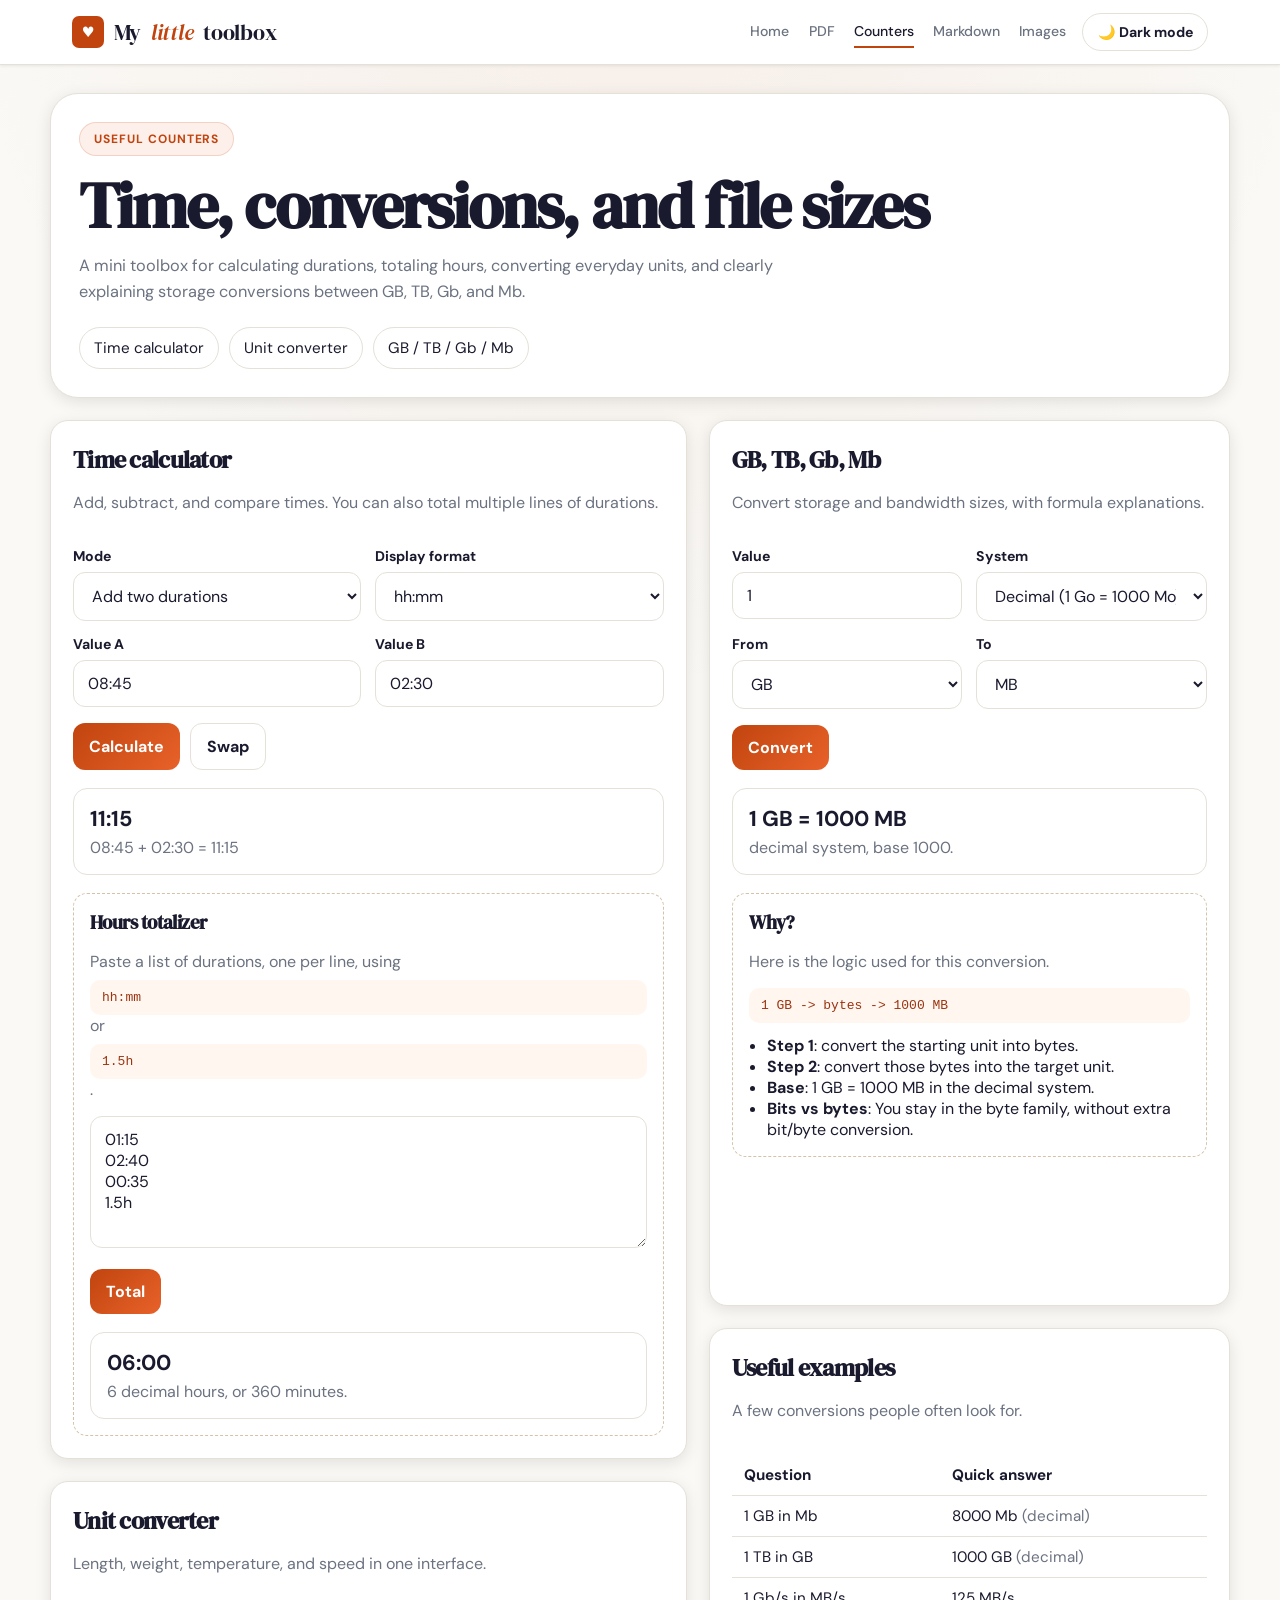
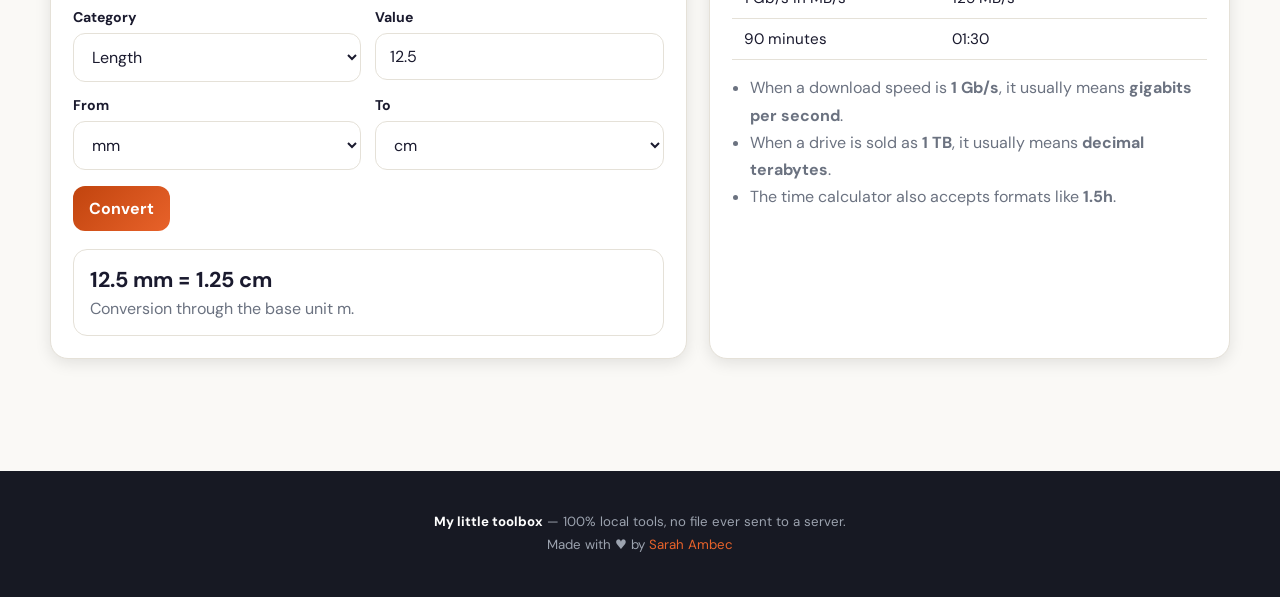
<file: pages/counters.html>
<!DOCTYPE html>
<html lang="en">
<head>
  <meta charset="UTF-8">
  <meta name="viewport" content="width=device-width, initial-scale=1.0">
  <title>Counters & Converters</title>
  <link rel="stylesheet" href="../static/common.css">
  <style>
    :root {
      --bg: var(--tb-bg);
      --surface: var(--tb-surface);
      --ink: var(--tb-ink);
      --muted: var(--tb-muted);
      --accent: var(--tb-accent);
      --accent-2: var(--tb-accent-2);
      --line: var(--tb-border);
      --soft: var(--tb-light);
      --success: var(--tb-success);
      --radius: 18px;
      --shadow: var(--tb-shadow-md);
      --font-display: var(--tb-font-display);
      --font-body: var(--tb-font-body);
    }

    * { box-sizing: border-box; }
    body {
      margin: 0;
      font-family: var(--font-body);
      color: var(--ink);
      background:
        radial-gradient(circle at top left, rgba(234, 88, 12, 0.08), transparent 30%),
        linear-gradient(180deg, #fffaf4 0%, var(--bg) 100%);
    }

    .shell {
      width: min(1180px, calc(100% - 32px));
      margin: 0 auto;
      padding: 28px 0 48px;
    }

    .hero {
      background: var(--surface);
      border: 1px solid var(--line);
      border-radius: 28px;
      box-shadow: var(--shadow);
      padding: 28px;
      margin-bottom: 22px;
    }

    .eyebrow {
      display: inline-flex;
      gap: 8px;
      align-items: center;
      background: var(--soft);
      color: var(--accent);
      border-radius: 999px;
      padding: 8px 14px;
      font-size: 12px;
      font-weight: 700;
      letter-spacing: 0.08em;
      text-transform: uppercase;
    }

    h1, h2, h3 {
      margin: 0;
      font-family: var(--font-display);
      font-weight: 600;
      letter-spacing: -0.03em;
    }

    h1 {
      margin-top: 18px;
      font-size: clamp(2.2rem, 5vw, 4rem);
      line-height: 1.05;
    }

    .lead {
      max-width: 760px;
      margin-top: 14px;
      font-size: 1.02rem;
      line-height: 1.6;
      color: var(--muted);
    }

    .nav {
      display: flex;
      gap: 10px;
      flex-wrap: wrap;
      margin-top: 22px;
    }

    .nav a {
      text-decoration: none;
      color: var(--ink);
      border: 1px solid var(--line);
      border-radius: 999px;
      padding: 10px 14px;
      background: #fff;
      font-size: 0.95rem;
    }

    .grid {
      display: grid;
      grid-template-columns: 1.1fr 0.9fr;
      gap: 22px;
    }

    .stack {
      display: grid;
      gap: 22px;
    }

    .card {
      background: var(--surface);
      border: 1px solid var(--line);
      border-radius: var(--radius);
      box-shadow: var(--shadow);
      padding: 22px;
    }

    .card-header {
      display: flex;
      justify-content: space-between;
      gap: 14px;
      align-items: start;
      margin-bottom: 18px;
    }

    .card-header p,
    .hint,
    .formula p,
    .result-note,
    .list li {
      color: var(--muted);
    }

    .subgrid {
      display: grid;
      grid-template-columns: repeat(2, minmax(0, 1fr));
      gap: 14px;
    }

    label {
      display: block;
      margin-bottom: 7px;
      font-size: 0.88rem;
      font-weight: 700;
      color: var(--ink);
    }

    input,
    select,
    textarea,
    button {
      font: inherit;
    }

    input,
    select,
    textarea {
      width: 100%;
      border: 1px solid var(--line);
      border-radius: 12px;
      background: #fff;
      padding: 12px 14px;
      color: var(--ink);
    }

    textarea { min-height: 132px; resize: vertical; }

    .controls {
      display: flex;
      gap: 10px;
      flex-wrap: wrap;
      margin-top: 16px;
    }

    button {
      border: 0;
      border-radius: 12px;
      padding: 12px 16px;
      cursor: pointer;
      font-weight: 700;
      transition: transform 0.15s ease, opacity 0.15s ease;
    }

    button:hover { transform: translateY(-1px); }
    .primary {
      background: linear-gradient(135deg, var(--accent), var(--accent-2));
      color: #fff;
    }
    .secondary {
      background: #fff;
      color: var(--ink);
      border: 1px solid var(--line);
    }

    .result {
      margin-top: 18px;
      padding: 16px;
      border-radius: 14px;
      background: #fff;
      border: 1px solid var(--line);
    }

    .result strong {
      display: block;
      font-size: 1.35rem;
      margin-bottom: 4px;
    }

    .pill-row {
      display: flex;
      gap: 10px;
      flex-wrap: wrap;
      margin-top: 12px;
    }

    .pill {
      border-radius: 999px;
      padding: 8px 12px;
      background: var(--soft);
      color: var(--accent);
      font-weight: 700;
      font-size: 0.88rem;
    }

    .formula {
      margin-top: 18px;
      padding: 16px;
      border-radius: 14px;
      background: #fff;
      border: 1px dashed #d6c2a8;
    }

    .formula code {
      display: block;
      margin-top: 8px;
      padding: 10px 12px;
      background: #fff7ef;
      border-radius: 10px;
      color: #9a3412;
      overflow-x: auto;
    }

    .formula ul {
      padding-left: 18px;
      margin: 12px 0 0;
    }

    .list {
      margin: 14px 0 0;
      padding-left: 18px;
      line-height: 1.7;
    }

    .table {
      width: 100%;
      border-collapse: collapse;
      margin-top: 12px;
      font-size: 0.95rem;
    }

    .table th,
    .table td {
      padding: 10px 12px;
      border-bottom: 1px solid var(--line);
      text-align: left;
    }

    .muted {
      color: var(--muted);
    }

    .good {
      color: var(--success);
      font-weight: 700;
    }

    @media (max-width: 900px) {
      .grid,
      .subgrid {
        grid-template-columns: 1fr;
      }

      .shell {
        width: min(100% - 20px, 1180px);
      }
    }

    html[data-theme="dark"] body {
      background:
        radial-gradient(circle at top left, rgba(255, 138, 76, 0.12), transparent 30%),
        linear-gradient(180deg, #15171f 0%, var(--bg) 100%);
    }

    html[data-theme="dark"] .nav a,
    html[data-theme="dark"] input,
    html[data-theme="dark"] select,
    html[data-theme="dark"] textarea,
    html[data-theme="dark"] .secondary,
    html[data-theme="dark"] .result,
    html[data-theme="dark"] .formula,
    html[data-theme="dark"] .table th,
    html[data-theme="dark"] .table td {
      background: var(--surface);
    }

    html[data-theme="dark"] .formula {
      border-color: #5c4735;
    }

    html[data-theme="dark"] .formula code {
      background: #2b2230;
      color: #ffd2b7;
    }
  </style>
</head>
<body class="toolbox-page">
  <header class="toolbox-topbar">
    <div class="toolbox-topbar-inner">
      <a href="../index.html" class="toolbox-brand">
        <span class="toolbox-brand-mark">♥</span>
        My <em>little</em> toolbox
      </a>
      <div class="toolbox-topbar-actions">
        <nav class="toolbox-nav">
          <a href="../index.html">Home</a>
          <a href="pdf.html">PDF</a>
          <a href="counters.html" class="active">Counters</a>
          <a href="markdown-studio.html">Markdown</a>
          <a href="image-lab.html">Images</a>
        </nav>
        <button type="button" class="toolbox-theme-toggle" data-theme-toggle aria-pressed="false">🌙 Dark mode</button>
      </div>
    </div>
  </header>

  <main class="shell toolbox-shell">
    <section class="hero toolbox-hero">
      <span class="eyebrow toolbox-eyebrow">Useful counters</span>
      <h1>Time, conversions, and file sizes</h1>
      <p class="lead">A mini toolbox for calculating durations, totaling hours, converting everyday units, and clearly explaining storage conversions between GB, TB, Gb, and Mb.</p>
      <nav class="nav toolbox-linkbar">
        <a href="#time-card">Time calculator</a>
        <a href="#units-card">Unit converter</a>
        <a href="#storage-card">GB / TB / Gb / Mb</a>
      </nav>
    </section>

    <section class="grid">
      <div class="stack">
        <article class="card" id="time-card">
          <div class="card-header">
            <div>
              <h2>Time calculator</h2>
              <p>Add, subtract, and compare times. You can also total multiple lines of durations.</p>
            </div>
          </div>

          <div class="subgrid">
            <div>
              <label for="time-operation">Mode</label>
              <select id="time-operation">
                <option value="add">Add two durations</option>
                <option value="subtract">Subtract a duration</option>
                <option value="between">Find the duration between two times</option>
              </select>
            </div>
            <div>
              <label for="time-format">Display format</label>
              <select id="time-format">
                <option value="clock">hh:mm</option>
                <option value="decimal">decimal hours</option>
                <option value="minutes">minutes</option>
              </select>
            </div>
            <div>
              <label for="time-value-a">Value A</label>
              <input id="time-value-a" type="text" value="08:45" placeholder="08:45">
            </div>
            <div>
              <label for="time-value-b">Value B</label>
              <input id="time-value-b" type="text" value="02:30" placeholder="02:30">
            </div>
          </div>

          <div class="controls">
            <button class="primary" id="run-time">Calculate</button>
            <button class="secondary" id="swap-time">Swap</button>
          </div>

          <div class="result" id="time-result">
            <strong>11:15</strong>
            <div class="result-note">Example: 08:45 + 02:30 = 11:15</div>
          </div>

          <div class="formula">
            <h3>Hours totalizer</h3>
            <p>Paste a list of durations, one per line, using <code>hh:mm</code> or <code>1.5h</code>.</p>
            <textarea id="timesheet-input">01:15
02:40
00:35
1.5h</textarea>
            <div class="controls">
              <button class="primary" id="sum-timesheet">Total</button>
            </div>
            <div class="result" id="timesheet-result">
              <strong>05:00</strong>
              <div class="result-note">The total will appear here.</div>
            </div>
          </div>
        </article>

        <article class="card" id="units-card">
          <div class="card-header">
            <div>
              <h2>Unit converter</h2>
              <p>Length, weight, temperature, and speed in one interface.</p>
            </div>
          </div>

          <div class="subgrid">
            <div>
              <label for="unit-category">Category</label>
              <select id="unit-category">
                <option value="length">Length</option>
                <option value="weight">Weight</option>
                <option value="temperature">Temperature</option>
                <option value="speed">Speed</option>
              </select>
            </div>
            <div>
              <label for="unit-value">Value</label>
              <input id="unit-value" type="number" value="12.5" step="any">
            </div>
            <div>
              <label for="unit-from">From</label>
              <select id="unit-from"></select>
            </div>
            <div>
              <label for="unit-to">To</label>
              <select id="unit-to"></select>
            </div>
          </div>

          <div class="controls">
            <button class="primary" id="run-unit">Convert</button>
          </div>

          <div class="result" id="unit-result">
            <strong>12.5 m = 1250 cm</strong>
            <div class="result-note">Results will appear here.</div>
          </div>
        </article>
      </div>

      <div class="stack">
        <article class="card" id="storage-card">
          <div class="card-header">
            <div>
              <h2>GB, TB, Gb, Mb</h2>
              <p>Convert storage and bandwidth sizes, with formula explanations.</p>
            </div>
          </div>

          <div class="subgrid">
            <div>
              <label for="storage-value">Value</label>
              <input id="storage-value" type="number" value="1" step="any">
            </div>
            <div>
              <label for="storage-system">System</label>
              <select id="storage-system">
                <option value="decimal">Decimal (1 Go = 1000 Mo)</option>
                <option value="binary">Binary (1 GiB = 1024 MiB)</option>
              </select>
            </div>
            <div>
              <label for="storage-from">From</label>
              <select id="storage-from">
                <option value="TB">TB</option>
                <option value="GB" selected>GB</option>
                <option value="MB">MB</option>
                <option value="Kb">Kb</option>
                <option value="Mb">Mb</option>
                <option value="Gb">Gb</option>
                <option value="bits">bits</option>
                <option value="bytes">bytes</option>
              </select>
            </div>
            <div>
              <label for="storage-to">To</label>
              <select id="storage-to">
                <option value="TB">TB</option>
                <option value="GB">GB</option>
                <option value="MB" selected>MB</option>
                <option value="Kb">Kb</option>
                <option value="Mb">Mb</option>
                <option value="Gb">Gb</option>
                <option value="bits">bits</option>
                <option value="bytes">bytes</option>
              </select>
            </div>
          </div>

          <div class="controls">
            <button class="primary" id="run-storage">Convert</button>
          </div>

          <div class="result" id="storage-result">
            <strong>1 GB = 1000 MB</strong>
            <div class="result-note">Choose a value and a decimal or binary system.</div>
          </div>

          <div class="formula" id="storage-formula">
            <h3>Why?</h3>
            <p>File sizes and network speeds do not always describe the same thing.</p>
            <code>1 byte = 8 bits</code>
            <ul>
              <li><strong>GB, TB, MB</strong> are often used for storage.</li>
              <li><strong>Gb, Mb</strong> are often used for network speeds.</li>
              <li><strong>GB to Gb</strong> multiplies by 8 because you move from bytes to bits.</li>
              <li><strong>Decimal</strong>: 1 GB = 1000 MB.</li>
              <li><strong>Binary</strong>: 1 GiB = 1024 MiB.</li>
            </ul>
          </div>
        </article>

        <article class="card">
          <div class="card-header">
            <div>
              <h2>Useful examples</h2>
              <p>A few conversions people often look for.</p>
            </div>
          </div>
          <table class="table">
            <thead>
              <tr>
                <th>Question</th>
                <th>Quick answer</th>
              </tr>
            </thead>
            <tbody>
              <tr>
                <td>1 GB in Mb</td>
                <td>8000 Mb <span class="muted">(decimal)</span></td>
              </tr>
              <tr>
                <td>1 TB in GB</td>
                <td>1000 GB <span class="muted">(decimal)</span></td>
              </tr>
              <tr>
                <td>1 Gb/s in MB/s</td>
                <td>125 MB/s</td>
              </tr>
              <tr>
                <td>90 minutes</td>
                <td>01:30</td>
              </tr>
            </tbody>
          </table>

          <ul class="list">
            <li>When a download speed is <strong>1 Gb/s</strong>, it usually means <strong>gigabits per second</strong>.</li>
            <li>When a drive is sold as <strong>1 TB</strong>, it usually means <strong>decimal terabytes</strong>.</li>
            <li>The time calculator also accepts formats like <strong>1.5h</strong>.</li>
          </ul>
        </article>
      </div>
    </section>
  </main>
  <footer class="toolbox-footer">
    <strong>My little toolbox</strong> — 100% local tools, no file ever sent to a server.<br>
    Made with ♥ by <a href="https://sambec.github.io" target="_blank" rel="noreferrer">Sarah Ambec</a>
  </footer>

  <script src="../static/theme.js"></script>
  <script>
    const unitConfig = {
      length: {
        base: "m",
        units: { mm: 0.001, cm: 0.01, m: 1, km: 1000, in: 0.0254, ft: 0.3048 }
      },
      weight: {
        base: "g",
        units: { mg: 0.001, g: 1, kg: 1000, lb: 453.59237, oz: 28.349523125 }
      },
      speed: {
        base: "m/s",
        units: { "m/s": 1, "km/h": 0.2777777778, mph: 0.44704 }
      }
    };

    function parseDuration(value) {
      const raw = value.trim().toLowerCase();
      if (!raw) return NaN;
      if (raw.includes(":")) {
        const parts = raw.split(":").map(Number);
        if (parts.some(Number.isNaN)) return NaN;
        if (parts.length === 2) return parts[0] * 60 + parts[1];
        if (parts.length === 3) return parts[0] * 60 + parts[1] + parts[2] / 60;
      }
      if (raw.endsWith("h")) return parseFloat(raw) * 60;
      if (raw.endsWith("m")) return parseFloat(raw);
      return parseFloat(raw);
    }

    function formatClock(totalMinutes) {
      const sign = totalMinutes < 0 ? "-" : "";
      const abs = Math.abs(totalMinutes);
      const hours = Math.floor(abs / 60);
      const minutes = Math.round(abs % 60);
      return `${sign}${String(hours).padStart(2, "0")}:${String(minutes).padStart(2, "0")}`;
    }

    function formatDuration(totalMinutes, mode) {
      if (mode === "minutes") return `${roundSmart(totalMinutes)} minutes`;
      if (mode === "decimal") return `${roundSmart(totalMinutes / 60)} h`;
      return formatClock(totalMinutes);
    }

    function roundSmart(value) {
      return Number(value.toFixed(4)).toString();
    }

    function runTimeCalculation() {
      const mode = document.getElementById("time-operation").value;
      const display = document.getElementById("time-format").value;
      const a = parseDuration(document.getElementById("time-value-a").value);
      const b = parseDuration(document.getElementById("time-value-b").value);
      const result = document.getElementById("time-result");

      if (Number.isNaN(a) || Number.isNaN(b)) {
        result.innerHTML = "<strong>Invalid input</strong><div class='result-note'>Use formats like 08:45, 90, 1.5h, or 30m.</div>";
        return;
      }

      let total = 0;
      let note = "";
      if (mode === "add") {
        total = a + b;
        note = `${formatClock(a)} + ${formatClock(b)} = ${formatDuration(total, display)}`;
      } else if (mode === "subtract") {
        total = a - b;
        note = `${formatClock(a)} - ${formatClock(b)} = ${formatDuration(total, display)}`;
      } else {
        total = b - a;
        if (total < 0) total += 24 * 60;
        note = `Between ${formatClock(a)} and ${formatClock(b)}: ${formatDuration(total, display)}`;
      }

      result.innerHTML = `<strong>${formatDuration(total, display)}</strong><div class="result-note">${note}</div>`;
    }

    function sumTimesheet() {
      const lines = document.getElementById("timesheet-input").value.split("\n").map(line => line.trim()).filter(Boolean);
      const values = lines.map(parseDuration);
      const result = document.getElementById("timesheet-result");
      if (values.some(Number.isNaN)) {
        result.innerHTML = "<strong>Error</strong><div class='result-note'>One or more lines could not be recognized.</div>";
        return;
      }
      const total = values.reduce((sum, value) => sum + value, 0);
      result.innerHTML = `<strong>${formatClock(total)}</strong><div class="result-note">${roundSmart(total / 60)} decimal hours, or ${roundSmart(total)} minutes.</div>`;
    }

    function populateUnits() {
      const category = document.getElementById("unit-category").value;
      const from = document.getElementById("unit-from");
      const to = document.getElementById("unit-to");
      from.innerHTML = "";
      to.innerHTML = "";

      const units = category === "temperature"
        ? ["C", "F", "K"]
        : Object.keys(unitConfig[category].units);

      units.forEach(unit => {
        from.add(new Option(unit, unit));
        to.add(new Option(unit, unit));
      });

      to.selectedIndex = Math.min(1, units.length - 1);
    }

    function convertTemperature(value, from, to) {
      let celsius = value;
      if (from === "F") celsius = (value - 32) * 5 / 9;
      if (from === "K") celsius = value - 273.15;
      if (to === "C") return celsius;
      if (to === "F") return celsius * 9 / 5 + 32;
      return celsius + 273.15;
    }

    function runUnitConversion() {
      const category = document.getElementById("unit-category").value;
      const value = parseFloat(document.getElementById("unit-value").value);
      const from = document.getElementById("unit-from").value;
      const to = document.getElementById("unit-to").value;
      const result = document.getElementById("unit-result");

      if (Number.isNaN(value)) {
        result.innerHTML = "<strong>Invalid value</strong><div class='result-note'>Enter a number.</div>";
        return;
      }

      let converted = 0;
      let note = "";
      if (category === "temperature") {
        converted = convertTemperature(value, from, to);
        note = "Temperature is not a simple multiplication: you also need to account for scale offsets.";
      } else {
        const config = unitConfig[category];
        const inBase = value * config.units[from];
        converted = inBase / config.units[to];
        note = `Conversion through the base unit ${config.base}.`;
      }

      result.innerHTML = `<strong>${roundSmart(value)} ${from} = ${roundSmart(converted)} ${to}</strong><div class="result-note">${note}</div>`;
    }

    function storageFactor(unit, system) {
      const thousand = system === "decimal" ? 1000 : 1024;
      const map = {
        TB: thousand ** 4,
        GB: thousand ** 3,
        MB: thousand ** 2,
        bytes: 1,
        bits: 1 / 8,
        Gb: (thousand ** 3) / 8,
        Mb: (thousand ** 2) / 8,
        Kb: thousand / 8
      };
      return map[unit];
    }

    function runStorageConversion() {
      const value = parseFloat(document.getElementById("storage-value").value);
      const from = document.getElementById("storage-from").value;
      const to = document.getElementById("storage-to").value;
      const system = document.getElementById("storage-system").value;
      const result = document.getElementById("storage-result");
      const formula = document.getElementById("storage-formula");

      if (Number.isNaN(value)) {
        result.innerHTML = "<strong>Invalid value</strong><div class='result-note'>Enter a number.</div>";
        return;
      }

      const bytes = value * storageFactor(from, system);
      const converted = bytes / storageFactor(to, system);
      const thousand = system === "decimal" ? 1000 : 1024;
      const familyName = system === "decimal" ? "decimal" : "binary";
      const goToMo = system === "decimal" ? "1 GB = 1000 MB" : "1 GiB = 1024 MiB";
      const gbExplain = from.endsWith("b") || to.endsWith("b")
        ? "You are also moving between bits and bytes, so you need to multiply or divide by 8."
        : "You stay in the byte family, without extra bit/byte conversion.";

      result.innerHTML = `<strong>${roundSmart(value)} ${from} = ${roundSmart(converted)} ${to}</strong><div class="result-note">${familyName} system, base ${thousand}.</div>`;
      formula.innerHTML = `
        <h3>Why?</h3>
        <p>Here is the logic used for this conversion.</p>
        <code>${roundSmart(value)} ${from} -> bytes -> ${roundSmart(converted)} ${to}</code>
        <ul>
          <li><strong>Step 1</strong>: convert the starting unit into bytes.</li>
          <li><strong>Step 2</strong>: convert those bytes into the target unit.</li>
          <li><strong>Base</strong>: ${goToMo} in the ${familyName} system.</li>
          <li><strong>Bits vs bytes</strong>: ${gbExplain}</li>
        </ul>
      `;
    }

    document.getElementById("run-time").addEventListener("click", runTimeCalculation);
    document.getElementById("swap-time").addEventListener("click", () => {
      const a = document.getElementById("time-value-a");
      const b = document.getElementById("time-value-b");
      [a.value, b.value] = [b.value, a.value];
      runTimeCalculation();
    });
    document.getElementById("sum-timesheet").addEventListener("click", sumTimesheet);
    document.getElementById("unit-category").addEventListener("change", populateUnits);
    document.getElementById("run-unit").addEventListener("click", runUnitConversion);
    document.getElementById("run-storage").addEventListener("click", runStorageConversion);

    populateUnits();
    runTimeCalculation();
    sumTimesheet();
    runUnitConversion();
    runStorageConversion();
  </script>
</body>
</html>
</file>
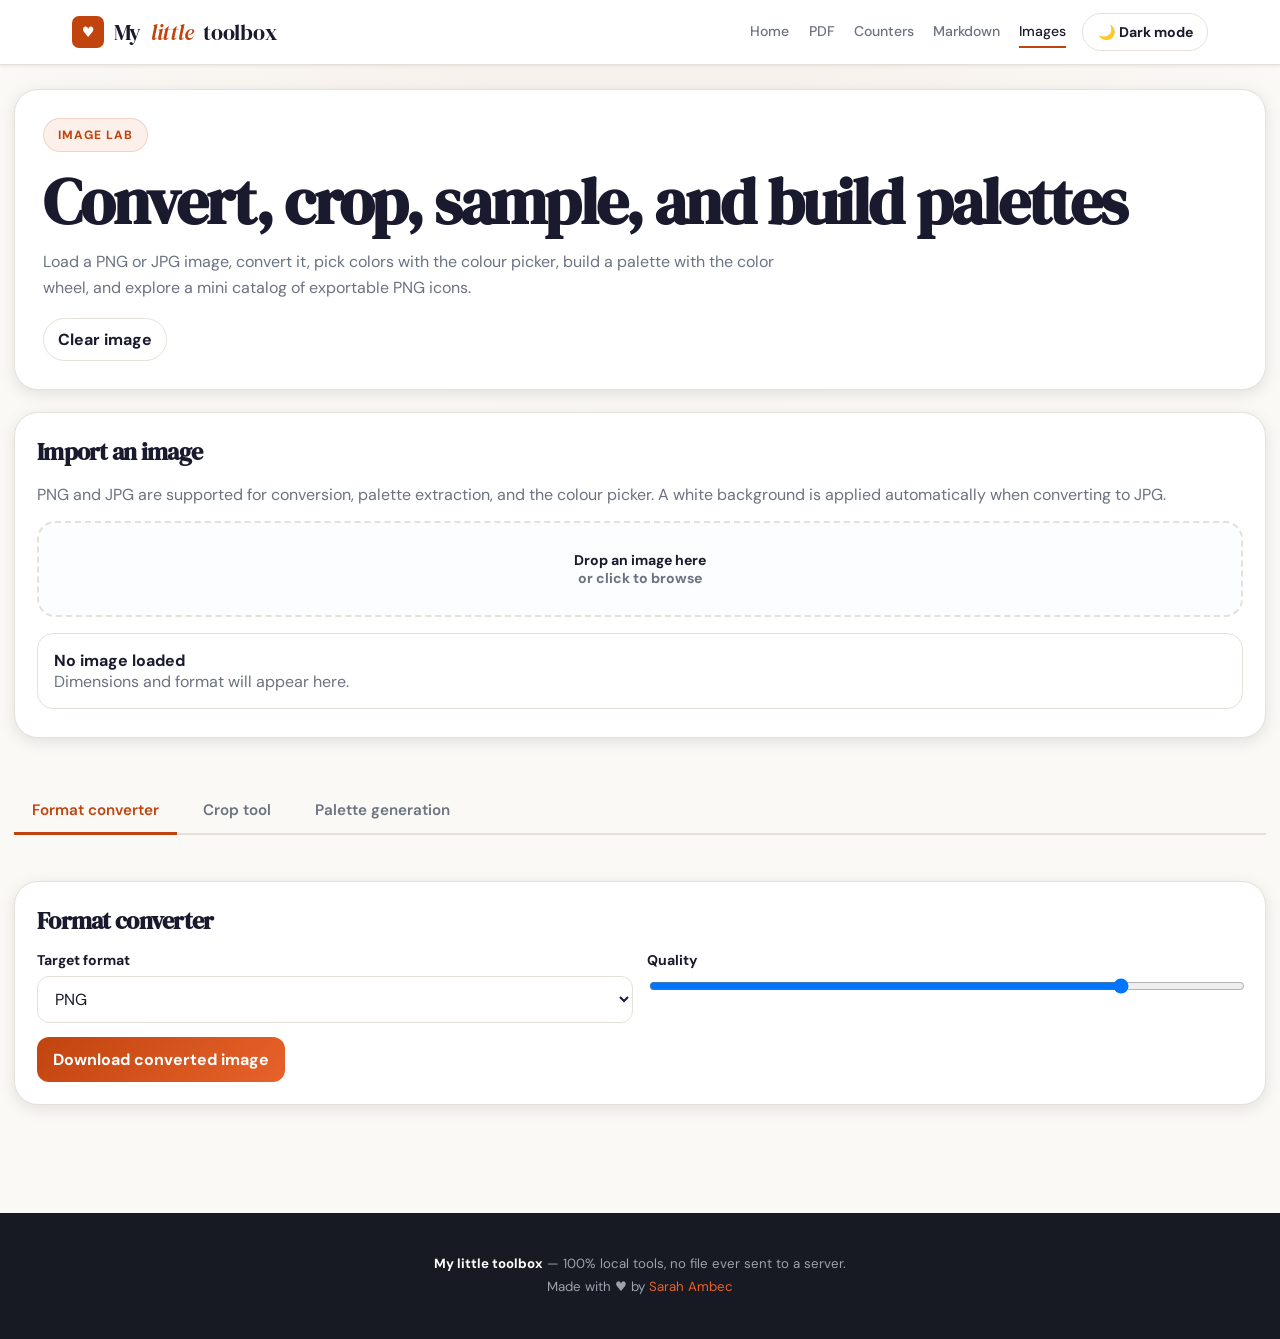
<file: pages/image-lab.html>
<!DOCTYPE html>
<html lang="en">
<head>
  <meta charset="UTF-8">
  <meta name="viewport" content="width=device-width, initial-scale=1.0">
  <title>Image Lab</title>
  <link rel="stylesheet" href="../static/common.css">
  <style>
    :root {
      --bg: var(--tb-bg);
      --surface: var(--tb-surface);
      --ink: var(--tb-ink);
      --muted: var(--tb-muted);
      --accent: var(--tb-accent);
      --accent-2: var(--tb-accent-2);
      --line: var(--tb-border);
      --soft: var(--tb-light);
      --radius: 18px;
      --shadow: var(--tb-shadow-md);
      --font-display: var(--tb-font-display);
      --font-body: var(--tb-font-body);
    }

    * { box-sizing: border-box; }
    body {
      margin: 0;
      font-family: var(--font-body);
      color: var(--ink);
      background:
        radial-gradient(circle at top left, rgba(37, 99, 235, 0.12), transparent 24%),
        linear-gradient(180deg, #fbfdff 0%, var(--bg) 100%);
    }

    .shell {
      width: min(1260px, calc(100% - 28px));
      margin: 0 auto;
      padding: 24px 0 44px;
    }

    .hero,
    .card {
      background: var(--surface);
      border: 1px solid var(--line);
      border-radius: 24px;
      box-shadow: var(--shadow);
    }

    .hero {
      padding: 28px;
      margin-bottom: 22px;
    }

    .eyebrow {
      display: inline-block;
      padding: 8px 14px;
      border-radius: 999px;
      background: var(--soft);
      color: var(--accent);
      font-size: 12px;
      font-weight: 800;
      letter-spacing: 0.08em;
      text-transform: uppercase;
    }

    h1, h2, h3 {
      margin: 0;
      font-family: var(--font-display);
      letter-spacing: -0.03em;
    }

    h1 {
      margin-top: 16px;
      font-size: clamp(2.2rem, 5vw, 4rem);
      line-height: 1.05;
    }

    .lead {
      max-width: 760px;
      margin-top: 14px;
      color: var(--muted);
      line-height: 1.6;
    }

    .toolbar {
      display: flex;
      gap: 10px;
      flex-wrap: wrap;
      margin-top: 18px;
    }

    .toolbar a,
    .toolbar button {
      text-decoration: none;
      border: 1px solid var(--line);
      background: #fff;
      color: var(--ink);
      border-radius: 999px;
      padding: 10px 14px;
      font: inherit;
    }

    .toolbar button {
      cursor: pointer;
      font-weight: 700;
    }

    .layout {
      display: grid;
      grid-template-columns: 1fr;
      gap: 22px;
    }

    .stack {
      display: grid;
      gap: 22px;
    }

    .card {
      padding: 22px;
    }

    .dropzone {
      border: 2px dashed var(--line);
      border-radius: 18px;
      padding: 28px;
      text-align: center;
      background: #fbfdff;
      cursor: pointer;
      transition: border-color 0.2s ease, background 0.2s ease;
    }

    .dropzone.dragover,
    .dropzone:hover {
      border-color: var(--accent);
      background: var(--soft);
    }

    .dropzone input { display: none; }

    .meta,
    .card p,
    .swatch small,
    .icon-card p,
    .formula-note,
    .mode-note {
      color: var(--muted);
    }

    .row,
    .controls {
      display: flex;
      gap: 10px;
      flex-wrap: wrap;
    }

    .controls { margin-top: 14px; }

    label {
      display: block;
      margin-bottom: 7px;
      font-size: 0.88rem;
      font-weight: 700;
    }

    select,
    input[type="range"],
    input[type="search"],
    input[type="text"],
    button {
      font: inherit;
    }

    select,
    input[type="range"],
    input[type="search"],
    input[type="text"] {
      width: 100%;
    }

    select,
    input[type="search"],
    input[type="text"] {
      border: 1px solid var(--line);
      border-radius: 12px;
      padding: 11px 13px;
      background: #fff;
      color: var(--ink);
    }

    .primary,
    .secondary {
      border-radius: 12px;
      padding: 12px 16px;
      cursor: pointer;
      font-weight: 700;
    }

    .primary {
      background: linear-gradient(135deg, var(--accent), var(--accent-2));
      color: #fff;
      border: 0;
    }

    .secondary {
      background: #fff;
      border: 1px solid var(--line);
      color: var(--ink);
    }

    .mode-btn.active {
      background: var(--soft);
      color: var(--accent);
      border-color: rgba(193,68,14,.25);
    }

    .viewer {
      position: relative;
      border: 1px solid var(--line);
      border-radius: 18px;
      background: #f8fafc;
      overflow: auto;
      min-height: 320px;
      display: flex;
      align-items: center;
      justify-content: center;
      padding: 14px;
      cursor: crosshair;
    }

    #image-canvas {
      max-width: 100%;
      height: auto;
      display: block;
    }

    #crop-box {
      position: absolute;
      border: 2px dashed var(--accent);
      background: rgba(193, 68, 14, 0.12);
      display: none;
      pointer-events: none;
    }

    .loupe {
      position: absolute;
      top: 14px;
      right: 14px;
      width: 92px;
      background: rgba(255,255,255,.96);
      border: 1px solid var(--line);
      border-radius: 16px;
      box-shadow: var(--shadow);
      overflow: hidden;
      display: none;
      pointer-events: none;
    }

    .loupe-canvas {
      width: 100%;
      height: 92px;
      image-rendering: pixelated;
      display: block;
      background: #fff;
    }

    .loupe-info {
      padding: 8px 10px 10px;
      font-size: 0.78rem;
    }

    .cols-2 {
      display: grid;
      grid-template-columns: repeat(2, minmax(0, 1fr));
      gap: 14px;
      margin-top: 14px;
    }

    .cols-3 {
      display: grid;
      grid-template-columns: repeat(3, minmax(0, 1fr));
      gap: 14px;
      margin-top: 14px;
    }

    .result-box {
      margin-top: 16px;
      padding: 16px;
      border-radius: 16px;
      border: 1px solid var(--line);
      background: #fff;
    }

    .color-inspector {
      display: grid;
      grid-template-columns: 96px 1fr;
      gap: 14px;
      align-items: center;
      margin-top: 14px;
      padding: 14px;
      border: 1px solid var(--line);
      border-radius: 16px;
      background: #fff;
    }

    .color-preview {
      width: 96px;
      height: 96px;
      border-radius: 16px;
      border: 1px solid rgba(0,0,0,.08);
      background: #f1f5f9;
    }

    .color-values strong {
      display: block;
      margin-bottom: 6px;
      font-size: 1.15rem;
    }

    .value-grid {
      display: grid;
      grid-template-columns: repeat(2, minmax(0, 1fr));
      gap: 8px 12px;
      font-size: 0.88rem;
    }

    .wheel-wrap {
      display: grid;
      gap: 14px;
      margin-top: 14px;
    }

    .wheel-stage {
      display: grid;
      grid-template-columns: 210px 1fr;
      gap: 16px;
      align-items: center;
    }

    #color-wheel {
      width: 210px;
      height: 210px;
      display: block;
      margin: 0 auto;
      cursor: crosshair;
    }

    .slider-stack {
      display: grid;
      gap: 12px;
    }

    .slider-stack input[type="range"] {
      accent-color: var(--accent);
    }

    .palette-toolbar {
      display: flex;
      justify-content: space-between;
      gap: 14px;
      align-items: center;
      flex-wrap: wrap;
      margin-top: 12px;
    }

    .palette {
      display: grid;
      grid-template-columns: repeat(auto-fill, minmax(118px, 1fr));
      gap: 12px;
      margin-top: 14px;
    }

    .swatch {
      border: 1px solid var(--line);
      border-radius: 16px;
      overflow: hidden;
      background: #fff;
      position: relative;
      cursor: grab;
    }
    .swatch.dragging {
      opacity: 0.5;
    }
    .swatch.drag-over {
      outline: 2px dashed var(--accent);
      outline-offset: 2px;
    }

    .swatch-color {
      height: 82px;
      position: relative;
    }

    .swatch-remove {
      position: absolute;
      top: 8px;
      left: 8px;
      width: 24px;
      height: 24px;
      border: 1px solid rgba(0,0,0,.16);
      border-radius: 999px;
      background: rgba(255,255,255,.92);
      color: #0f172a;
      font-weight: 800;
      line-height: 1;
      cursor: pointer;
      z-index: 3;
    }

    .swatch-actions {
      position: absolute;
      top: 8px;
      right: 8px;
      display: flex;
      gap: 6px;
      z-index: 3;
    }

    .swatch-move {
      width: 24px;
      height: 24px;
      border: 1px solid rgba(0,0,0,.16);
      border-radius: 999px;
      background: rgba(255,255,255,.92);
      color: #0f172a;
      font-weight: 800;
      line-height: 1;
      cursor: pointer;
      display: inline-flex;
      align-items: center;
      justify-content: center;
    }

    .swatch-move[disabled] {
      opacity: 0.45;
      cursor: not-allowed;
    }

    .palette-reco-wrap {
      margin-top: 18px;
      border: 1px solid var(--line);
      border-radius: 16px;
      padding: 14px;
      background: #fff;
      display: grid;
      gap: 12px;
    }

    .palette-reco-controls {
      display: grid;
      grid-template-columns: 170px 1fr;
      gap: 12px;
      align-items: end;
    }

    .main-color-box {
      display: grid;
      gap: 7px;
    }

    #main-color {
      width: 100%;
      height: 44px;
      border: 1px solid var(--line);
      border-radius: 12px;
      background: #fff;
      padding: 3px 4px;
      cursor: pointer;
    }

    .reco-grid {
      display: grid;
      grid-template-columns: repeat(auto-fill, minmax(220px, 1fr));
      gap: 10px;
    }

    .reco-card {
      border: 1px solid var(--line);
      border-radius: 14px;
      padding: 10px;
      background: #fff;
      display: grid;
      gap: 9px;
    }

    .reco-card strong {
      font-size: 0.92rem;
    }

    .reco-colors {
      display: grid;
      grid-template-columns: repeat(5, 1fr);
      gap: 6px;
    }

    .reco-chip {
      border-radius: 8px;
      border: 1px solid rgba(0,0,0,.08);
      height: 28px;
    }

    .reco-actions {
      display: flex;
      gap: 7px;
      flex-wrap: wrap;
    }

    /* ══ TABS ══ */
    .tabs-nav {
      display: flex;
      gap: 8px;
      border-bottom: 2px solid var(--line);
      margin: 0 0 24px;
      flex-wrap: wrap;
    }

    .tab-btn {
      padding: 12px 18px;
      border: none;
      background: transparent;
      color: var(--muted);
      cursor: pointer;
      font-family: var(--font-body);
      font-weight: 600;
      font-size: 0.95rem;
      border-bottom: 3px solid transparent;
      margin-bottom: -2px;
      transition: all 0.2s;
    }

    .tab-btn:hover {
      color: var(--ink);
    }

    .tab-btn.active {
      color: var(--accent);
      border-bottom-color: var(--accent);
    }

    .tab-content {
      display: none;
    }

    .tab-content.active {
      display: block;
    }

    .import-section {
      margin-bottom: 28px;
      padding-bottom: 28px;
      border-bottom: 1px solid var(--line);
    }

    html[data-theme="dark"] .tab-btn.active {
      color: var(--accent);
    }

    .swatch-badge {
      position: absolute;
      right: 8px;
      bottom: 8px;
      padding: 4px 8px;
      border-radius: 999px;
      background: rgba(255,255,255,.88);
      font-size: 0.72rem;
      font-weight: 700;
      color: #0f172a;
    }

    .swatch-info {
      padding: 10px 12px;
    }

    .swatch strong {
      display: block;
      margin-bottom: 4px;
    }

    .hint-list {
      margin: 14px 0 0;
      padding-left: 18px;
      line-height: 1.7;
    }

    @media (max-width: 980px) {
      .layout,
      .cols-2,
      .cols-3,
      .wheel-stage,
      .value-grid {
        grid-template-columns: 1fr;
      }

      .color-inspector {
        grid-template-columns: 1fr;
      }

      .color-preview {
        width: 100%;
      }
    }

    html[data-theme="dark"] body {
      background:
        radial-gradient(circle at top left, rgba(96, 165, 250, 0.16), transparent 24%),
        linear-gradient(180deg, #111722 0%, var(--bg) 100%);
    }

    html[data-theme="dark"] .toolbar a,
    html[data-theme="dark"] .toolbar button,
    html[data-theme="dark"] .dropzone,
    html[data-theme="dark"] select,
    html[data-theme="dark"] input[type="search"],
    html[data-theme="dark"] input[type="text"],
    html[data-theme="dark"] .secondary,
    html[data-theme="dark"] .viewer,
    html[data-theme="dark"] .result-box,
    html[data-theme="dark"] .color-inspector,
    html[data-theme="dark"] .swatch,
    html[data-theme="dark"] .palette-reco-wrap,
    html[data-theme="dark"] .reco-card,
    html[data-theme="dark"] #main-color {
      background: var(--surface);
    }

    html[data-theme="dark"] .swatch-remove,
    html[data-theme="dark"] .swatch-move {
      background: rgba(31, 41, 55, 0.96);
      color: #f8fafc;
      border-color: rgba(248, 250, 252, 0.2);
    }

    html[data-theme="dark"] .viewer,
    html[data-theme="dark"] .color-preview {
      background: #151d2a;
    }

    html[data-theme="dark"] .loupe {
      background: rgba(26, 31, 43, 0.96);
    }

    html[data-theme="dark"] .loupe-canvas,
    html[data-theme="dark"] .swatch-badge {
      background: #1f2937;
      color: #f8fafc;
    }
  </style>
</head>
<body class="toolbox-page">
  <header class="toolbox-topbar">
    <div class="toolbox-topbar-inner">
      <a href="../index.html" class="toolbox-brand">
        <span class="toolbox-brand-mark">♥</span>
        My <em>little</em> toolbox
      </a>
      <div class="toolbox-topbar-actions">
        <nav class="toolbox-nav">
          <a href="../index.html">Home</a>
          <a href="pdf.html">PDF</a>
          <a href="counters.html">Counters</a>
          <a href="markdown-studio.html">Markdown</a>
          <a href="image-lab.html" class="active">Images</a>
        </nav>
        <button type="button" class="toolbox-theme-toggle" data-theme-toggle aria-pressed="false">🌙 Dark mode</button>
      </div>
    </div>
  </header>

  <main class="shell toolbox-shell">
    <section class="hero toolbox-hero">
      <span class="eyebrow toolbox-eyebrow">Image Lab</span>
      <h1>Convert, crop, sample, and build palettes</h1>
      <p class="lead">Load a PNG or JPG image, convert it, pick colors with the colour picker, build a palette with the color wheel, and explore a mini catalog of exportable PNG icons.</p>
      <div class="toolbar toolbox-linkbar">
        <button id="clear-image">Clear image</button>
      </div>
    </section>

    <section class="layout">
      <!-- IMPORT SECTION (Always visible) -->
      <article class="card import-section">
        <h2>Import an image</h2>
        <p>PNG and JPG are supported for conversion, palette extraction, and the colour picker. A white background is applied automatically when converting to JPG.</p>
        <label class="dropzone" id="dropzone">
          <strong>Drop an image here</strong><br>
          <span class="meta">or click to browse</span>
          <input id="image-input" type="file" accept="image/png,image/jpeg">
        </label>
        <div class="result-box" id="image-meta">
          <strong>No image loaded</strong>
          <div class="meta">Dimensions and format will appear here.</div>
        </div>
      </article>

      <!-- TAB NAVIGATION -->
      <div class="tabs-nav">
        <button class="tab-btn active" data-tab="format">Format converter</button>
        <button class="tab-btn" data-tab="crop">Crop tool</button>
        <button class="tab-btn" data-tab="palette">Palette generation</button>
      </div>

      <!-- TAB 1: FORMAT CONVERTER -->
      <div class="tab-content active" id="tab-format">
        <article class="card">
          <h2>Format converter</h2>
          <div class="cols-2">
            <div>
              <label for="format-select">Target format</label>
              <select id="format-select">
                <option value="image/png">PNG</option>
                <option value="image/jpeg">JPG</option>
                <option value="image/webp">WebP</option>
              </select>
            </div>
            <div>
              <label for="quality-range">Quality</label>
              <input id="quality-range" type="range" min="0.5" max="1" step="0.05" value="0.9">
            </div>
          </div>
          <div class="controls">
            <button class="primary" id="download-converted">Download converted image</button>
          </div>
        </article>
      </div>

      <!-- TAB 2: CROP TOOL -->
      <div class="tab-content" id="tab-crop">
        <article class="card">
          <h2>Crop tool & colour picker</h2>
          <p>Choose a mode before interacting with the image: crop to draw an area, colour picker to sample colors.</p>
          <div class="controls">
            <button class="secondary mode-btn active" id="mode-crop">Crop mode</button>
            <button class="secondary mode-btn" id="mode-picker">Colour picker mode</button>
          </div>
          <div class="mode-note" id="mode-note">Crop mode is active. Click and drag on the image.</div>
          <div class="viewer" id="viewer">
            <canvas id="image-canvas"></canvas>
            <div id="crop-box"></div>
            <div class="loupe" id="loupe">
              <canvas class="loupe-canvas" id="loupe-canvas" width="92" height="92"></canvas>
              <div class="loupe-info" id="loupe-info">Colour picker inactive</div>
            </div>
          </div>
          <div class="controls">
            <button class="primary" id="download-crop">Download crop</button>
            <button class="secondary" id="reset-crop">Reset selection</button>
            <button class="secondary" id="add-picked-color">Add sampled color to palette</button>
          </div>
          <ul class="hint-list">
            <li>The colour picker shows a pixel zoom and reads exact colors from the image.</li>
            <li>Sampled colors are added to the palette in the Palette generation tab.</li>
            <li>The crop export format follows the conversion selector.</li>
          </ul>
        </article>
      </div>

      <!-- TAB 3: PALETTE GENERATION -->
      <div class="tab-content" id="tab-palette">
        <article class="card">
          <h2>Color wheel & manual color selection</h2>
          <p>Choose colors manually using the color wheel, adjust saturation and lightness, then add them to your palette.</p>
          <div class="wheel-wrap">
            <div class="wheel-stage">
              <canvas id="color-wheel" width="210" height="210"></canvas>
              <div class="slider-stack">
                <div>
                  <label for="sat-range">Saturation</label>
                  <input id="sat-range" type="range" min="0" max="100" value="80">
                </div>
                <div>
                  <label for="light-range">Lightness</label>
                  <input id="light-range" type="range" min="0" max="100" value="55">
                </div>
                <div class="controls">
                  <button class="primary" id="add-wheel-color">Add to palette</button>
                </div>
              </div>
            </div>
            <div class="color-inspector">
              <div class="color-preview" id="active-color-preview"></div>
              <div class="color-values">
                <strong id="active-hex">#C1440E</strong>
                <div class="value-grid">
                  <div><span class="formula-note">RGB</span><br><span id="active-rgb">rgb(193, 68, 14)</span></div>
                  <div><span class="formula-note">HSL</span><br><span id="active-hsl">hsl(18, 86%, 41%)</span></div>
                  <div><span class="formula-note">Source</span><br><span id="active-source">Color wheel</span></div>
                  <div><span class="formula-note">Coordinates</span><br><span id="active-coords">-</span></div>
                </div>
              </div>
            </div>
          </div>
        </article>

        <article class="card">
          <div class="row" style="justify-content:space-between;align-items:end">
            <div>
              <h2>Palette generator</h2>
              <p>Extract dominant colors from images, or add manually picked colors from the colour picker and color wheel above.</p>
            </div>
          </div>
          <div class="palette-toolbar">
            <div class="row" style="flex:1">
              <div style="min-width:180px;flex:1">
                <label for="palette-name">Palette name</label>
                <input id="palette-name" type="text" value="Image Lab Palette" placeholder="Palette name">
              </div>
              <div style="min-width:180px;flex:1">
                <label for="palette-size">Exact number of colors</label>
                <input id="palette-size" type="text" value="5" inputmode="numeric" placeholder="e.g. 7">
              </div>
            </div>
            <div class="controls" style="margin-top:0">
              <button class="primary" id="extract-palette">Extract palette</button>
              <button class="secondary" id="copy-palette-css">Copy as CSS</button>
              <button class="secondary" id="download-palette-image">Download palette image</button>
              <button class="secondary" id="clear-palette">Clear palette</button>
            </div>
          </div>
          <div class="palette" id="palette"></div>
          <div class="palette-reco-wrap">
            <div>
              <h3>Recommended palettes from a main color</h3>
              <p class="meta">Pick a base color, then apply or append one of the suggested palettes.</p>
            </div>
            <div class="palette-reco-controls">
              <div class="main-color-box">
                <label for="main-color">Main color</label>
                <input id="main-color" type="color" value="#C1440E">
              </div>
              <div class="controls" style="margin-top:0">
                <button class="secondary" id="use-active-as-main">Use active color</button>
              </div>
            </div>
            <div class="reco-grid" id="palette-recos"></div>
          </div>
        </article>
      </div>
    </section>
  </main>

  <script>
    // Tab switching
    document.querySelectorAll(".tab-btn").forEach(btn => {
      btn.addEventListener("click", () => {
        const tabName = btn.dataset.tab;
        // Deactivate all tabs and buttons
        document.querySelectorAll(".tab-btn").forEach(b => b.classList.remove("active"));
        document.querySelectorAll(".tab-content").forEach(c => c.classList.remove("active"));
        // Activate selected tab
        btn.classList.add("active");
        document.getElementById(`tab-${tabName}`).classList.add("active");
        // Trigger redraw for canvases if needed
        if (tabName === "crop") {
          setTimeout(() => { if (state.image) { fitCanvas(state.image); } }, 50);
        }
        if (tabName === "palette") {
          setTimeout(() => { drawColorWheel(); }, 50);
        }
      });
    });
  </script>

  <footer class="toolbox-footer">
    <strong>My little toolbox</strong> — 100% local tools, no file ever sent to a server.<br>
    Made with ♥ by <a href="https://sambec.github.io" target="_blank" rel="noreferrer">Sarah Ambec</a>
  </footer>

  <script src="../static/theme.js"></script>
  <script>
    const input = document.getElementById("image-input");
    const dropzone = document.getElementById("dropzone");
    const canvas = document.getElementById("image-canvas");
    const ctx = canvas.getContext("2d");
    const cropBox = document.getElementById("crop-box");
    const imageMeta = document.getElementById("image-meta");
    const paletteEl = document.getElementById("palette");
    const viewer = document.getElementById("viewer");
    const loupe = document.getElementById("loupe");
    const loupeCanvas = document.getElementById("loupe-canvas");
    const loupeCtx = loupeCanvas.getContext("2d");
    const loupeInfo = document.getElementById("loupe-info");
    const wheelCanvas = document.getElementById("color-wheel");
    const wheelCtx = wheelCanvas.getContext("2d");
    const recosEl = document.getElementById("palette-recos");
    const sourceCanvas = document.createElement("canvas");
    const sourceCtx = sourceCanvas.getContext("2d", { willReadFrequently: true });
    const state = {
      image: null,
      name: "image",
      type: "image/png",
      crop: null,
      dragging: false,
      startX: 0,
      startY: 0,
      mode: "crop",
      palette: [],
      pickedColor: null,
      activeColor: { hex: "#C1440E", rgb: [193, 68, 14], hsl: [18, 86, 41], source: "Color wheel", coords: "-" },
      wheelHue: 18,
      wheelSat: 80,
      wheelLight: 55,
      dragIndex: null
    };

    function loadFile(file) {
      if (!file || !/^image\/(png|jpeg)$/.test(file.type)) return;
      state.name = file.name.replace(/\.[^.]+$/, "");
      state.type = file.type;
      const reader = new FileReader();
      reader.onload = () => {
        const img = new Image();
        img.onload = () => {
          state.image = img;
          sourceCanvas.width = img.width;
          sourceCanvas.height = img.height;
          sourceCtx.clearRect(0, 0, sourceCanvas.width, sourceCanvas.height);
          sourceCtx.drawImage(img, 0, 0);
          fitCanvas(img);
          resetCrop();
          hideLoupe();
          imageMeta.innerHTML = `<strong>${file.name}</strong><div class="meta">${img.width} × ${img.height} px • ${file.type.replace("image/", "").toUpperCase()}</div>`;
        };
        img.src = reader.result;
      };
      reader.readAsDataURL(file);
    }

    function fitCanvas(img) {
      const maxWidth = Math.min(860, window.innerWidth - 100);
      const scale = Math.min(1, maxWidth / img.width);
      canvas.width = Math.round(img.width * scale);
      canvas.height = Math.round(img.height * scale);
      redrawCanvas();
    }

    function redrawCanvas() {
      if (!state.image) return;
      ctx.clearRect(0, 0, canvas.width, canvas.height);
      ctx.drawImage(state.image, 0, 0, canvas.width, canvas.height);
    }

    function drawSelection() {
      if (!state.crop) {
        cropBox.style.display = "none";
        return;
      }
      cropBox.style.display = "block";
      cropBox.style.left = `${state.crop.x}px`;
      cropBox.style.top = `${state.crop.y}px`;
      cropBox.style.width = `${state.crop.w}px`;
      cropBox.style.height = `${state.crop.h}px`;
    }

    function pointerPosition(event) {
      const rect = canvas.getBoundingClientRect();
      return {
        x: event.clientX - rect.left,
        y: event.clientY - rect.top
      };
    }

    function canvasToImageCoords(pos) {
      if (!state.image || !canvas.width || !canvas.height) return null;
      return {
        x: Math.max(0, Math.min(state.image.width - 1, Math.round(pos.x * state.image.width / canvas.width))),
        y: Math.max(0, Math.min(state.image.height - 1, Math.round(pos.y * state.image.height / canvas.height)))
      };
    }

    function resetCrop() {
      state.crop = null;
      drawSelection();
    }

    function currentMime() {
      return document.getElementById("format-select").value;
    }

    function currentQuality() {
      return parseFloat(document.getElementById("quality-range").value);
    }

    function createOutputCanvas(sourceCanvas, crop) {
      const out = document.createElement("canvas");
      const octx = out.getContext("2d");
      const mime = currentMime();

      out.width = crop ? crop.w : sourceCanvas.width;
      out.height = crop ? crop.h : sourceCanvas.height;

      if (mime === "image/jpeg") {
        octx.fillStyle = "#ffffff";
        octx.fillRect(0, 0, out.width, out.height);
      }

      if (crop) {
        octx.drawImage(sourceCanvas, crop.x, crop.y, crop.w, crop.h, 0, 0, crop.w, crop.h);
      } else {
        octx.drawImage(sourceCanvas, 0, 0);
      }
      return out;
    }

    function downloadCanvas(sourceCanvas, crop, suffix) {
      if (!state.image) return;
      const out = createOutputCanvas(sourceCanvas, crop);
      const mime = currentMime();
      const extMap = { "image/png": "png", "image/jpeg": "jpg", "image/webp": "webp" };
      out.toBlob(blob => {
        const link = document.createElement("a");
        link.href = URL.createObjectURL(blob);
        link.download = `${state.name}-${suffix}.${extMap[mime]}`;
        link.click();
        setTimeout(() => URL.revokeObjectURL(link.href), 30000);
      }, mime, currentQuality());
    }

    function rgbToHex(r, g, b) {
      return `#${[r, g, b].map(v => v.toString(16).padStart(2, "0")).join("")}`.toUpperCase();
    }

    function rgbToHsl(r, g, b) {
      r /= 255; g /= 255; b /= 255;
      const max = Math.max(r, g, b), min = Math.min(r, g, b);
      let h, s, l = (max + min) / 2;
      if (max === min) {
        h = s = 0;
      } else {
        const d = max - min;
        s = l > 0.5 ? d / (2 - max - min) : d / (max + min);
        switch (max) {
          case r: h = (g - b) / d + (g < b ? 6 : 0); break;
          case g: h = (b - r) / d + 2; break;
          default: h = (r - g) / d + 4;
        }
        h /= 6;
      }
      return [Math.round(h * 360), Math.round(s * 100), Math.round(l * 100)];
    }

    function hslToRgb(h, s, l) {
      s /= 100;
      l /= 100;
      const c = (1 - Math.abs(2 * l - 1)) * s;
      const x = c * (1 - Math.abs((h / 60) % 2 - 1));
      const m = l - c / 2;
      let r = 0, g = 0, b = 0;
      if (h < 60) [r, g, b] = [c, x, 0];
      else if (h < 120) [r, g, b] = [x, c, 0];
      else if (h < 180) [r, g, b] = [0, c, x];
      else if (h < 240) [r, g, b] = [0, x, c];
      else if (h < 300) [r, g, b] = [x, 0, c];
      else [r, g, b] = [c, 0, x];
      return [
        Math.round((r + m) * 255),
        Math.round((g + m) * 255),
        Math.round((b + m) * 255)
      ];
    }

    function hexToRgb(hex) {
      const value = String(hex || "").replace("#", "").trim();
      if (!/^[0-9a-fA-F]{6}$/.test(value)) return null;
      return [
        parseInt(value.slice(0, 2), 16),
        parseInt(value.slice(2, 4), 16),
        parseInt(value.slice(4, 6), 16)
      ];
    }

    function normalizeHue(value) {
      const h = Math.round(value) % 360;
      return h < 0 ? h + 360 : h;
    }

    function setActiveColorFromRgb(r, g, b, source, coords = "-") {
      const hex = rgbToHex(r, g, b);
      const hsl = rgbToHsl(r, g, b);
      state.activeColor = { hex, rgb: [r, g, b], hsl, source, coords };
      document.getElementById("active-color-preview").style.background = hex;
      document.getElementById("active-hex").textContent = hex;
      document.getElementById("active-rgb").textContent = `rgb(${r}, ${g}, ${b})`;
      document.getElementById("active-hsl").textContent = `hsl(${hsl[0]}, ${hsl[1]}%, ${hsl[2]}%)`;
      document.getElementById("active-source").textContent = source;
      document.getElementById("active-coords").textContent = coords;
    }

    function addColorToPalette(color) {
      if (!color) return;
      const exists = state.palette.some(item => item.hex === color.hex);
      if (!exists) state.palette.push({ ...color });
      renderPalette();
    }

    function renderPalette() {
      paletteEl.innerHTML = "";
      state.palette.forEach((item, index) => {
        const swatch = document.createElement("div");
        swatch.className = "swatch";
        swatch.draggable = true;
        swatch.dataset.index = String(index);
        const canMoveUp = index > 0;
        const canMoveDown = index < state.palette.length - 1;
        swatch.innerHTML = `
          <button type="button" class="swatch-remove" title="Remove this color" aria-label="Remove color">×</button>
          <div class="swatch-actions">
            <button type="button" class="swatch-move" data-dir="up" title="Move color up" aria-label="Move color up" ${canMoveUp ? "" : "disabled"}>↑</button>
            <button type="button" class="swatch-move" data-dir="down" title="Move color down" aria-label="Move color down" ${canMoveDown ? "" : "disabled"}>↓</button>
          </div>
          <div class="swatch-color" style="background:${item.hex}">
            ${item.weight != null ? `<span class="swatch-badge">${item.weight}%</span>` : ""}
          </div>
          <div class="swatch-info">
            <strong>${item.hex}</strong>
            <small>${item.label || `rgb(${item.rgb.join(", ")})`}</small>
          </div>
        `;
        swatch.querySelector(".swatch-remove").addEventListener("click", event => {
          event.stopPropagation();
          state.palette.splice(index, 1);
          renderPalette();
        });
        swatch.querySelectorAll(".swatch-move").forEach(button => {
          button.addEventListener("click", event => {
            event.stopPropagation();
            if (button.disabled) return;
            const dir = button.dataset.dir;
            const target = dir === "up" ? index - 1 : index + 1;
            if (target < 0 || target >= state.palette.length) return;
            const moved = state.palette.splice(index, 1)[0];
            state.palette.splice(target, 0, moved);
            renderPalette();
          });
        });
        swatch.addEventListener("click", () => setActiveColorFromRgb(item.rgb[0], item.rgb[1], item.rgb[2], item.source || "Palette", item.coords || "-"));
        swatch.addEventListener("contextmenu", event => {
          event.preventDefault();
          state.palette.splice(index, 1);
          renderPalette();
        });
        swatch.addEventListener("dragstart", event => {
          state.dragIndex = index;
          swatch.classList.add("dragging");
          event.dataTransfer.effectAllowed = "move";
          event.dataTransfer.setData("text/plain", String(index));
        });
        swatch.addEventListener("dragover", event => {
          event.preventDefault();
          swatch.classList.add("drag-over");
          event.dataTransfer.dropEffect = "move";
        });
        swatch.addEventListener("dragleave", () => swatch.classList.remove("drag-over"));
        swatch.addEventListener("drop", event => {
          event.preventDefault();
          swatch.classList.remove("drag-over");
          const from = state.dragIndex != null ? state.dragIndex : parseInt(event.dataTransfer.getData("text/plain"), 10);
          const to = index;
          if (!Number.isInteger(from) || from === to || from < 0 || from >= state.palette.length) return;
          const moved = state.palette.splice(from, 1)[0];
          state.palette.splice(to, 0, moved);
          state.dragIndex = null;
          renderPalette();
        });
        swatch.addEventListener("dragend", () => {
          state.dragIndex = null;
          paletteEl.querySelectorAll(".swatch").forEach(el => {
            el.classList.remove("drag-over", "dragging");
          });
        });
        paletteEl.appendChild(swatch);
      });
    }

    function buildRecommendedPalettes(mainHex) {
      const rgb = hexToRgb(mainHex);
      if (!rgb) return [];
      const [h, s, l] = rgbToHsl(rgb[0], rgb[1], rgb[2]);
      const make = (name, hueOffsets, satValues, lightValues) => ({
        name,
        colors: hueOffsets.map((offset, idx) => {
          const toneRgb = hslToRgb(normalizeHue(h + offset), satValues[idx], lightValues[idx]);
          return {
            hex: rgbToHex(toneRgb[0], toneRgb[1], toneRgb[2]),
            rgb: toneRgb,
            hsl: rgbToHsl(toneRgb[0], toneRgb[1], toneRgb[2]),
            source: `${name} recommendation`,
            label: `hsl(${normalizeHue(h + offset)}, ${satValues[idx]}%, ${lightValues[idx]}%)`
          };
        })
      });

      return [
        make("Analogous", [-30, -12, 0, 12, 30], [Math.max(35, s - 8), s, s, s, Math.max(35, s - 8)], [Math.max(26, l - 8), l, Math.min(72, l + 10), l, Math.max(28, l - 6)]),
        make("Complementary", [0, 0, 180, 180, 180], [s, Math.max(28, s - 18), s, Math.max(35, s - 10), Math.max(22, s - 26)], [Math.max(25, l - 10), Math.min(82, l + 18), Math.max(25, l - 12), l, Math.min(82, l + 20)]),
        make("Triadic", [0, 120, 240, 120, 240], [s, Math.max(40, s - 10), Math.max(40, s - 10), Math.max(35, s - 18), Math.max(35, s - 18)], [l, l, l, Math.min(80, l + 16), Math.max(26, l - 12)]),
        make("Monochrome", [0, 0, 0, 0, 0], [Math.max(14, s - 38), Math.max(22, s - 22), s, Math.max(24, s - 14), Math.max(16, s - 28)], [14, 30, l, Math.min(82, l + 18), 90])
      ];
    }

    function renderRecommendations() {
      const mainColor = document.getElementById("main-color").value;
      const recommendations = buildRecommendedPalettes(mainColor);
      recosEl.innerHTML = "";
      recommendations.forEach((recommendation, index) => {
        const card = document.createElement("div");
        card.className = "reco-card";
        card.innerHTML = `
          <strong>${recommendation.name}</strong>
          <div class="reco-colors">
            ${recommendation.colors.map(color => `<div class="reco-chip" style="background:${color.hex}" title="${color.hex}"></div>`).join("")}
          </div>
          <div class="reco-actions">
            <button type="button" class="secondary" data-action="replace" data-index="${index}">Use as palette</button>
            <button type="button" class="secondary" data-action="append" data-index="${index}">Add to current</button>
          </div>
        `;
        recosEl.appendChild(card);
      });

      recosEl.querySelectorAll("button[data-action]").forEach(button => {
        button.addEventListener("click", () => {
          const idx = parseInt(button.dataset.index || "-1", 10);
          const recommendation = recommendations[idx];
          if (!recommendation) return;
          if (button.dataset.action === "replace") {
            state.palette = recommendation.colors.map(color => ({ ...color }));
            renderPalette();
            if (state.palette[0]) {
              setActiveColorFromRgb(state.palette[0].rgb[0], state.palette[0].rgb[1], state.palette[0].rgb[2], state.palette[0].source, "-");
            }
            return;
          }
          recommendation.colors.forEach(color => addColorToPalette(color));
        });
      });
    }

    function copyPaletteAsCss() {
      if (!state.palette.length) return;
      const css = [":root {"]
        .concat(state.palette.map((item, index) => `  --palette-${index + 1}: ${item.hex};`))
        .concat(["}"])
        .join("\n");
      navigator.clipboard.writeText(css);
    }

    function extractPalette() {
      if (!state.image) return;
      const targetCount = clampPaletteSize(document.getElementById("palette-size").value);
      const sample = document.createElement("canvas");
      const sctx = sample.getContext("2d");
      const w = 80;
      const h = Math.max(1, Math.round((canvas.height / canvas.width) * w));
      sample.width = w;
      sample.height = h;
      sctx.drawImage(canvas, 0, 0, w, h);
      const data = sctx.getImageData(0, 0, w, h).data;
      const pixels = [];

      for (let i = 0; i < data.length; i += 16) {
        pixels.push([data[i], data[i + 1], data[i + 2]]);
      }
      if (!pixels.length) return;

      let centers = [];
      for (let i = 0; i < targetCount; i++) {
        centers.push(pixels[Math.floor(i * pixels.length / targetCount)] || pixels[0]);
      }

      for (let iter = 0; iter < 6; iter++) {
        const groups = Array.from({ length: centers.length }, () => []);
        pixels.forEach(pixel => {
          let minDist = Infinity;
          let minIndex = 0;
          centers.forEach((center, index) => {
            const dist = Math.hypot(pixel[0] - center[0], pixel[1] - center[1], pixel[2] - center[2]);
            if (dist < minDist) {
              minDist = dist;
              minIndex = index;
            }
          });
          groups[minIndex].push(pixel);
        });
        centers = groups.map((group, index) => {
          if (!group.length) return centers[index];
          const sums = group.reduce((acc, pixel) => [acc[0] + pixel[0], acc[1] + pixel[1], acc[2] + pixel[2]], [0, 0, 0]);
          return sums.map(sum => Math.round(sum / group.length));
        });
      }

      const enriched = centers.map(center => {
        const count = pixels.filter(pixel => nearestCenterIndex(pixel, centers) === centers.indexOf(center)).length;
        const hex = rgbToHex(center[0], center[1], center[2]);
        return {
          hex,
          rgb: center,
          hsl: rgbToHsl(center[0], center[1], center[2]),
          source: "Extracted palette",
          weight: Math.round((count / pixels.length) * 100),
          label: `rgb(${center.join(", ")})`
        };
      }).sort((a, b) => b.weight - a.weight);

      state.palette = dedupePalette(enriched);
      renderPalette();
      if (state.palette[0]) setActiveColorFromRgb(state.palette[0].rgb[0], state.palette[0].rgb[1], state.palette[0].rgb[2], "Extracted palette", "-");
    }

    function nearestCenterIndex(pixel, centers) {
      let minDist = Infinity;
      let minIndex = 0;
      centers.forEach((center, index) => {
        const dist = Math.hypot(pixel[0] - center[0], pixel[1] - center[1], pixel[2] - center[2]);
        if (dist < minDist) {
          minDist = dist;
          minIndex = index;
        }
      });
      return minIndex;
    }

    function dedupePalette(items) {
      const out = [];
      items.forEach(item => {
        const tooClose = out.some(existing => Math.hypot(existing.rgb[0] - item.rgb[0], existing.rgb[1] - item.rgb[1], existing.rgb[2] - item.rgb[2]) < 18);
        if (!tooClose) out.push(item);
      });
      return out;
    }

    function showLoupe(imageCoords, canvasCoords) {
      if (!state.image) return;
      const sampleSize = 11;
      const sx = Math.max(0, Math.min(state.image.width - sampleSize, imageCoords.x - Math.floor(sampleSize / 2)));
      const sy = Math.max(0, Math.min(state.image.height - sampleSize, imageCoords.y - Math.floor(sampleSize / 2)));
      loupeCtx.clearRect(0, 0, loupeCanvas.width, loupeCanvas.height);
      loupeCtx.imageSmoothingEnabled = false;
      loupeCtx.drawImage(state.image, sx, sy, sampleSize, sampleSize, 0, 0, loupeCanvas.width, loupeCanvas.height);
      loupeCtx.strokeStyle = "#ffffff";
      loupeCtx.lineWidth = 1;
      loupeCtx.strokeRect(40.5, 40.5, 11, 11);
      loupe.style.display = "block";
      loupeInfo.textContent = `${imageCoords.x}, ${imageCoords.y}`;
      const viewerRect = viewer.getBoundingClientRect();
      const left = Math.min(viewer.clientWidth - 106, Math.max(14, canvasCoords.x + 28));
      const top = Math.min(viewer.clientHeight - 132, Math.max(14, canvasCoords.y + 12));
      loupe.style.left = `${left}px`;
      loupe.style.top = `${top}px`;
    }

    function hideLoupe() {
      loupe.style.display = "none";
    }

    function pickColorAt(pos, commit = false) {
      if (!state.image) return;
      const imageCoords = canvasToImageCoords(pos);
      if (!imageCoords) return;
      const pixel = sourceCtx.getImageData(imageCoords.x, imageCoords.y, 1, 1).data;
      const rgb = [pixel[0], pixel[1], pixel[2]];
      const color = {
        hex: rgbToHex(rgb[0], rgb[1], rgb[2]),
        rgb,
        hsl: rgbToHsl(rgb[0], rgb[1], rgb[2]),
        source: "Colour picker",
        coords: `${imageCoords.x}, ${imageCoords.y}`,
        label: `rgb(${rgb.join(", ")})`
      };
      if (commit) state.pickedColor = color;
      setActiveColorFromRgb(rgb[0], rgb[1], rgb[2], commit ? "Colour picker selected" : "Colour picker preview", `${imageCoords.x}, ${imageCoords.y}`);
      showLoupe(imageCoords, pos);
      return color;
    }

    function setMode(mode) {
      state.mode = mode;
      document.getElementById("mode-crop").classList.toggle("active", mode === "crop");
      document.getElementById("mode-picker").classList.toggle("active", mode === "picker");
      viewer.style.cursor = mode === "picker" ? "copy" : "crosshair";
      document.getElementById("mode-note").textContent = mode === "picker"
        ? "Colour picker mode is active. Move over the image, then click to save a color."
        : "Crop mode is active. Click and drag on the image.";
      if (mode !== "picker") hideLoupe();
    }

    function drawColorWheel() {
      const size = wheelCanvas.width;
      const radius = size / 2;
      wheelCtx.clearRect(0, 0, size, size);
      for (let angle = 0; angle < 360; angle += 1) {
        wheelCtx.beginPath();
        wheelCtx.moveTo(radius, radius);
        wheelCtx.arc(radius, radius, radius - 2, (angle - 1) * Math.PI / 180, angle * Math.PI / 180);
        wheelCtx.closePath();
        wheelCtx.fillStyle = `hsl(${angle}, 100%, 50%)`;
        wheelCtx.fill();
      }
      wheelCtx.beginPath();
      wheelCtx.fillStyle = "#fff";
      wheelCtx.arc(radius, radius, radius * 0.36, 0, Math.PI * 2);
      wheelCtx.fill();

      const markerAngle = state.wheelHue * Math.PI / 180;
      const markerRadius = radius * 0.72;
      const markerX = radius + Math.cos(markerAngle) * markerRadius;
      const markerY = radius + Math.sin(markerAngle) * markerRadius;
      wheelCtx.beginPath();
      wheelCtx.arc(markerX, markerY, 8, 0, Math.PI * 2);
      wheelCtx.fillStyle = "#fff";
      wheelCtx.fill();
      wheelCtx.strokeStyle = "#111827";
      wheelCtx.lineWidth = 2;
      wheelCtx.stroke();

      const rgb = hslToRgb(state.wheelHue, state.wheelSat, state.wheelLight);
      setActiveColorFromRgb(rgb[0], rgb[1], rgb[2], "Color wheel", "-");
    }

    function updateWheelFromPointer(event) {
      const rect = wheelCanvas.getBoundingClientRect();
      const x = event.clientX - rect.left - rect.width / 2;
      const y = event.clientY - rect.top - rect.height / 2;
      const angle = (Math.atan2(y, x) * 180 / Math.PI + 360) % 360;
      state.wheelHue = Math.round(angle);
      drawColorWheel();
    }

    function clampPaletteSize(rawValue) {
      const parsed = parseInt(rawValue, 10);
      const safe = Number.isFinite(parsed) ? parsed : 5;
      return Math.max(1, Math.min(24, safe));
    }

    function downloadPaletteImage() {
      if (!state.palette.length) return;
      const count = state.palette.length;
      const paletteName = (document.getElementById("palette-name").value || "Image Lab Palette").trim();
      const width = 1400;
      const heroHeight = 250;
      const columns = Math.min(4, count);
      const rows = Math.ceil(count / columns);
      const cardWidth = Math.floor((width - 80 - (columns - 1) * 20) / columns);
      const cardHeight = 164;
      const paletteHeight = rows * cardHeight + (rows - 1) * 20;
      const height = heroHeight + paletteHeight + 100;
      const out = document.createElement("canvas");
      out.width = width;
      out.height = height;
      const octx = out.getContext("2d");

      octx.fillStyle = "#faf9f6";
      octx.fillRect(0, 0, width, height);
      octx.fillStyle = "#ffffff";
      roundRect(octx, 24, 24, width - 48, height - 48, 28);
      octx.fill();

      octx.fillStyle = "#c1440e";
      octx.font = "700 26px 'DM Sans', sans-serif";
      octx.fillText("Exported palette", 48, 66);
      octx.fillStyle = "#1a1a2e";
      octx.font = "600 54px 'DM Serif Display', Georgia, serif";
      octx.fillText(paletteName, 48, 128);
      octx.fillStyle = "#6b7280";
      octx.font = "400 22px 'DM Sans', sans-serif";
      octx.fillText(`${count} color${count > 1 ? "s" : ""}`, 48, 164);

      if (state.image) {
        const previewW = 250;
        const previewH = 160;
        const x = width - 48 - previewW;
        const y = 48;
        octx.save();
        roundRect(octx, x, y, previewW, previewH, 20);
        octx.clip();
        const ratio = Math.max(previewW / state.image.width, previewH / state.image.height);
        const drawW = state.image.width * ratio;
        const drawH = state.image.height * ratio;
        octx.drawImage(state.image, x + (previewW - drawW) / 2, y + (previewH - drawH) / 2, drawW, drawH);
        octx.restore();
      }

      const startY = heroHeight;
      state.palette.forEach((item, index) => {
        const col = index % columns;
        const row = Math.floor(index / columns);
        const x = 48 + col * (cardWidth + 20);
        const y = startY + row * (cardHeight + 20);

        octx.fillStyle = "#ffffff";
        roundRect(octx, x, y, cardWidth, cardHeight, 20);
        octx.fill();
        octx.strokeStyle = "#e5e1d8";
        octx.lineWidth = 2;
        roundRect(octx, x, y, cardWidth, cardHeight, 20);
        octx.stroke();

        octx.fillStyle = item.hex;
        roundRect(octx, x + 16, y + 16, cardWidth - 32, 72, 16);
        octx.fill();

        octx.fillStyle = "#1a1a2e";
        octx.font = "700 24px 'DM Sans', sans-serif";
        octx.fillText(item.hex, x + 16, y + 122);
        octx.fillStyle = "#6b7280";
        octx.font = "400 18px 'DM Sans', sans-serif";
        octx.fillText(`rgb(${item.rgb.join(", ")})`, x + 16, y + 146);
        if (item.weight != null) {
          octx.fillStyle = "#c1440e";
          octx.font = "700 17px 'DM Sans', sans-serif";
          octx.fillText(`${item.weight}%`, x + cardWidth - 54, y + 146);
        }
      });

      out.toBlob(blob => {
        const link = document.createElement("a");
        link.href = URL.createObjectURL(blob);
        link.download = `${state.name}-palette.png`;
        link.click();
        setTimeout(() => URL.revokeObjectURL(link.href), 30000);
      }, "image/png");
    }

    function roundRect(ctx, x, y, width, height, radius) {
      ctx.beginPath();
      ctx.moveTo(x + radius, y);
      ctx.lineTo(x + width - radius, y);
      ctx.quadraticCurveTo(x + width, y, x + width, y + radius);
      ctx.lineTo(x + width, y + height - radius);
      ctx.quadraticCurveTo(x + width, y + height, x + width - radius, y + height);
      ctx.lineTo(x + radius, y + height);
      ctx.quadraticCurveTo(x, y + height, x, y + height - radius);
      ctx.lineTo(x, y + radius);
      ctx.quadraticCurveTo(x, y, x + radius, y);
      ctx.closePath();
    }

    dropzone.addEventListener("dragover", event => {
      event.preventDefault();
      dropzone.classList.add("dragover");
    });
    dropzone.addEventListener("dragleave", () => dropzone.classList.remove("dragover"));
    dropzone.addEventListener("drop", event => {
      event.preventDefault();
      dropzone.classList.remove("dragover");
      loadFile(event.dataTransfer.files[0]);
    });
    input.addEventListener("change", event => loadFile(event.target.files[0]));

    canvas.addEventListener("pointerdown", event => {
      if (!state.image) return;
      const pos = pointerPosition(event);
      if (state.mode === "picker") {
        const color = pickColorAt(pos, true);
        addColorToPalette(color);
        document.getElementById("mode-note").textContent = `Color ${color.hex} added to the palette. Click elsewhere to add another one.`;
        return;
      }
      state.dragging = true;
      state.startX = pos.x;
      state.startY = pos.y;
      state.crop = { x: pos.x, y: pos.y, w: 0, h: 0 };
      drawSelection();
    });

    canvas.addEventListener("pointermove", event => {
      if (!state.image) return;
      const pos = pointerPosition(event);
      if (state.mode === "picker") {
        pickColorAt(pos, false);
        return;
      }
      if (!state.dragging) return;
      const x = Math.min(state.startX, pos.x);
      const y = Math.min(state.startY, pos.y);
      const w = Math.abs(pos.x - state.startX);
      const h = Math.abs(pos.y - state.startY);
      state.crop = { x: Math.round(x), y: Math.round(y), w: Math.round(w), h: Math.round(h) };
      drawSelection();
    });

    canvas.addEventListener("pointerleave", () => {
      if (state.mode === "picker") hideLoupe();
    });

    window.addEventListener("pointerup", () => {
      if (!state.dragging) return;
      state.dragging = false;
      if (state.crop && (state.crop.w < 4 || state.crop.h < 4)) resetCrop();
      drawSelection();
    });

    document.getElementById("download-converted").addEventListener("click", () => downloadCanvas(canvas, null, "converted"));
    document.getElementById("download-crop").addEventListener("click", () => {
      if (!state.crop) return;
      downloadCanvas(canvas, state.crop, "crop");
    });
    document.getElementById("reset-crop").addEventListener("click", resetCrop);
    document.getElementById("extract-palette").addEventListener("click", extractPalette);
    document.getElementById("copy-palette-css").addEventListener("click", copyPaletteAsCss);
    document.getElementById("download-palette-image").addEventListener("click", downloadPaletteImage);
    document.getElementById("clear-palette").addEventListener("click", () => {
      state.palette = [];
      renderPalette();
    });
    document.getElementById("mode-crop").addEventListener("click", () => setMode("crop"));
    document.getElementById("mode-picker").addEventListener("click", () => setMode("picker"));
    document.getElementById("add-picked-color").addEventListener("click", () => addColorToPalette(state.pickedColor || state.activeColor));
    document.getElementById("sat-range").addEventListener("input", event => {
      state.wheelSat = +event.target.value;
      drawColorWheel();
    });
    document.getElementById("light-range").addEventListener("input", event => {
      state.wheelLight = +event.target.value;
      drawColorWheel();
    });
    document.getElementById("add-wheel-color").addEventListener("click", () => {
      const rgb = hslToRgb(state.wheelHue, state.wheelSat, state.wheelLight);
      addColorToPalette({
        hex: rgbToHex(rgb[0], rgb[1], rgb[2]),
        rgb,
        hsl: rgbToHsl(rgb[0], rgb[1], rgb[2]),
        source: "Color wheel",
        coords: "-",
        label: `hsl(${state.wheelHue}, ${state.wheelSat}%, ${state.wheelLight}%)`
      });
    });
    document.getElementById("main-color").addEventListener("input", renderRecommendations);
    document.getElementById("use-active-as-main").addEventListener("click", () => {
      document.getElementById("main-color").value = state.activeColor.hex;
      renderRecommendations();
    });
    wheelCanvas.addEventListener("pointerdown", updateWheelFromPointer);
    document.getElementById("clear-image").addEventListener("click", () => {
      state.image = null;
      state.crop = null;
      state.pickedColor = null;
      sourceCanvas.width = 0;
      sourceCanvas.height = 0;
      ctx.clearRect(0, 0, canvas.width, canvas.height);
      canvas.width = 0;
      canvas.height = 0;
      paletteEl.innerHTML = "";
      imageMeta.innerHTML = "<strong>No image loaded</strong><div class='meta'>Dimensions and format will appear here.</div>";
      drawSelection();
      hideLoupe();
    });

    drawColorWheel();
    renderPalette();
    renderRecommendations();
    setMode("crop");
  </script>
</body>
</html>
</file>
<file: static/common.css>
@import url('https://fonts.googleapis.com/css2?family=DM+Serif+Display:ital@0;1&family=DM+Sans:ital,opsz,wght@0,9..40,300;0,9..40,400;0,9..40,500;0,9..40,600;1,9..40,300&display=swap');

:root {
  --tb-bg: #faf9f6;
  --tb-surface: #ffffff;
  --tb-ink: #1a1a2e;
  --tb-muted: #6b7280;
  --tb-accent: #c1440e;
  --tb-accent-2: #e8622a;
  --tb-light: #fdf0eb;
  --tb-border: #e5e1d8;
  --tb-tag-bg: #f3ede6;
  --tb-success: #16a34a;
  --tb-error: #dc2626;
  --tb-radius: 12px;
  --tb-radius-lg: 24px;
  --tb-shadow-sm: 0 1px 3px rgba(0,0,0,.08);
  --tb-shadow-md: 0 4px 16px rgba(0,0,0,.1);
  --tb-shadow-lg: 0 8px 32px rgba(0,0,0,.14);
  --tb-transition: .22s cubic-bezier(.4,0,.2,1);
  --tb-font-display: 'DM Serif Display', Georgia, serif;
  --tb-font-body: 'DM Sans', system-ui, sans-serif;
  --tb-max-w: 1200px;
}

html[data-theme="dark"] {
  --tb-bg: #11131a;
  --tb-surface: #1a1f2b;
  --tb-ink: #edf2ff;
  --tb-muted: #a5afc4;
  --tb-accent: #ff8a4c;
  --tb-accent-2: #ffb070;
  --tb-light: #2b2230;
  --tb-border: #2f3646;
  --tb-tag-bg: #261f23;
  --tb-success: #4ade80;
  --tb-error: #f87171;
  --tb-shadow-sm: 0 1px 3px rgba(0,0,0,.28);
  --tb-shadow-md: 0 10px 28px rgba(0,0,0,.34);
  --tb-shadow-lg: 0 18px 42px rgba(0,0,0,.42);
}

html {
  scroll-behavior: smooth;
}

body.toolbox-page {
  margin: 0;
  font-family: var(--tb-font-body);
  color: var(--tb-ink);
  background:
    radial-gradient(ellipse 80% 60% at 50% -10%, rgba(193,68,14,.07) 0%, transparent 70%),
    var(--tb-bg);
  -webkit-font-smoothing: antialiased;
}

html[data-theme="dark"] body.toolbox-page {
  background:
    radial-gradient(ellipse 80% 60% at 50% -10%, rgba(255,138,76,.12) 0%, transparent 70%),
    var(--tb-bg);
}

.toolbox-topbar {
  background: var(--tb-surface);
  border-bottom: 1px solid var(--tb-border);
  position: sticky;
  top: 0;
  z-index: 120;
  box-shadow: var(--tb-shadow-sm);
}

.toolbox-topbar-inner {
  max-width: var(--tb-max-w);
  height: 64px;
  margin: 0 auto;
  padding: 0 2rem;
  display: flex;
  align-items: center;
  justify-content: space-between;
  gap: 1rem;
}

.toolbox-topbar-actions {
  display: flex;
  align-items: center;
  gap: 1rem;
}

.toolbox-brand {
  display: inline-flex;
  align-items: center;
  gap: .6rem;
  color: var(--tb-ink);
  text-decoration: none;
  font-family: var(--tb-font-display);
  font-size: 1.35rem;
  letter-spacing: -.01em;
}

.toolbox-brand-mark {
  width: 32px;
  height: 32px;
  border-radius: 7px;
  display: inline-flex;
  align-items: center;
  justify-content: center;
  background: var(--tb-accent);
  color: #fff;
  font-size: .9rem;
  font-family: var(--tb-font-body);
  font-weight: 700;
  flex-shrink: 0;
}

.toolbox-brand em {
  color: var(--tb-accent);
  font-style: italic;
}

.toolbox-nav {
  display: flex;
  align-items: center;
  gap: 1.2rem;
  flex-wrap: wrap;
}

.toolbox-nav a {
  color: var(--tb-muted);
  text-decoration: none;
  font-size: .88rem;
  font-weight: 500;
  padding: .35rem 0;
  border-bottom: 2px solid transparent;
  transition: color var(--tb-transition), border-color var(--tb-transition);
}

.toolbox-nav a:hover,
.toolbox-nav a.active {
  color: var(--tb-ink);
  border-color: var(--tb-accent);
}

.toolbox-theme-toggle {
  border: 1px solid var(--tb-border);
  background: var(--tb-surface);
  color: var(--tb-ink);
  border-radius: 999px;
  padding: .55rem .9rem;
  font: inherit;
  font-size: .88rem;
  font-weight: 700;
  cursor: pointer;
  transition: background var(--tb-transition), border-color var(--tb-transition), color var(--tb-transition), transform var(--tb-transition);
}

.toolbox-theme-toggle:hover {
  border-color: var(--tb-accent);
  background: var(--tb-light);
  transform: translateY(-1px);
}

.toolbox-shell {
  width: min(var(--tb-max-w), calc(100% - 28px));
  margin: 0 auto;
  padding: 28px 0 48px;
}

.toolbox-hero {
  background: var(--tb-surface);
  border: 1px solid var(--tb-border);
  border-radius: 28px;
  box-shadow: var(--tb-shadow-md);
  padding: 28px;
  margin-bottom: 22px;
}

.toolbox-eyebrow {
  display: inline-flex;
  align-items: center;
  gap: .4rem;
  background: var(--tb-tag-bg);
  color: var(--tb-accent);
  padding: .35rem .8rem;
  border-radius: 999px;
  border: 1px solid rgba(193,68,14,.18);
  font-size: .75rem;
  font-weight: 700;
  letter-spacing: .08em;
  text-transform: uppercase;
}

.toolbox-hero h1,
.toolbox-card h2,
.toolbox-card h3 {
  font-family: var(--tb-font-display);
  letter-spacing: -.03em;
}

.toolbox-hero h1 {
  margin: 16px 0 0;
  font-size: clamp(2.3rem, 5vw, 4rem);
  line-height: 1.05;
}

.toolbox-hero .lead {
  max-width: 760px;
  margin-top: 14px;
  color: var(--tb-muted);
  line-height: 1.6;
}

.toolbox-linkbar {
  display: flex;
  flex-wrap: wrap;
  gap: 10px;
  margin-top: 20px;
}

.toolbox-linkbar a,
.toolbox-linkbar button {
  border: 1px solid var(--tb-border);
  background: #fff;
  color: var(--tb-ink);
  border-radius: 999px;
  padding: 10px 14px;
  text-decoration: none;
  font: inherit;
}

.toolbox-linkbar button {
  cursor: pointer;
  font-weight: 700;
}

.toolbox-card {
  background: var(--tb-surface);
  border: 1px solid var(--tb-border);
  border-radius: 18px;
  box-shadow: var(--tb-shadow-md);
}

.toolbox-grid {
  display: grid;
  gap: 22px;
}

.toolbox-card-header p,
.toolbox-muted {
  color: var(--tb-muted);
}

.toolbox-chip {
  display: inline-flex;
  align-items: center;
  gap: .4rem;
  width: fit-content;
  padding: .3rem .65rem;
  border-radius: 999px;
  background: var(--tb-light);
  color: var(--tb-accent);
  font-size: .76rem;
  font-weight: 700;
}

.toolbox-footer {
  margin-top: 4rem;
  padding: 2.5rem 2rem;
  background: #171923;
  color: #9ca3af;
  text-align: center;
  font-size: .83rem;
  line-height: 1.7;
}

.toolbox-footer strong {
  color: #fff;
}

.toolbox-footer a {
  color: var(--tb-accent-2);
  text-decoration: none;
}

.toolbox-footer a:hover {
  text-decoration: underline;
}

html[data-theme="dark"] .toolbox-footer {
  background: #0c0f15;
  color: #94a3b8;
}

@media (max-width: 760px) {
  .toolbox-topbar-inner {
    height: auto;
    min-height: 64px;
    padding: .9rem 1rem;
    align-items: flex-start;
    flex-direction: column;
  }

  .toolbox-topbar-actions {
    width: 100%;
    align-items: stretch;
    flex-direction: column;
  }

  .toolbox-nav {
    width: 100%;
  }

  .toolbox-shell {
    width: min(100% - 18px, var(--tb-max-w));
    padding-top: 18px;
  }

  .toolbox-hero {
    padding: 22px 18px;
  }

  .toolbox-footer {
    padding: 2rem 1rem;
  }
}
</file>
<file: common.css>
@import url('https://fonts.googleapis.com/css2?family=DM+Serif+Display:ital@0;1&family=DM+Sans:ital,opsz,wght@0,9..40,300;0,9..40,400;0,9..40,500;0,9..40,600;1,9..40,300&display=swap');

:root {
  --tb-bg: #faf9f6;
  --tb-surface: #ffffff;
  --tb-ink: #1a1a2e;
  --tb-muted: #6b7280;
  --tb-accent: #c1440e;
  --tb-accent-2: #e8622a;
  --tb-light: #fdf0eb;
  --tb-border: #e5e1d8;
  --tb-tag-bg: #f3ede6;
  --tb-success: #16a34a;
  --tb-error: #dc2626;
  --tb-radius: 12px;
  --tb-radius-lg: 24px;
  --tb-shadow-sm: 0 1px 3px rgba(0,0,0,.08);
  --tb-shadow-md: 0 4px 16px rgba(0,0,0,.1);
  --tb-shadow-lg: 0 8px 32px rgba(0,0,0,.14);
  --tb-transition: .22s cubic-bezier(.4,0,.2,1);
  --tb-font-display: 'DM Serif Display', Georgia, serif;
  --tb-font-body: 'DM Sans', system-ui, sans-serif;
  --tb-max-w: 1200px;
}

html {
  scroll-behavior: smooth;
}

body.toolbox-page {
  margin: 0;
  font-family: var(--tb-font-body);
  color: var(--tb-ink);
  background:
    radial-gradient(ellipse 80% 60% at 50% -10%, rgba(193,68,14,.07) 0%, transparent 70%),
    var(--tb-bg);
  -webkit-font-smoothing: antialiased;
}

.toolbox-topbar {
  background: var(--tb-surface);
  border-bottom: 1px solid var(--tb-border);
  position: sticky;
  top: 0;
  z-index: 120;
  box-shadow: var(--tb-shadow-sm);
}

.toolbox-topbar-inner {
  max-width: var(--tb-max-w);
  height: 64px;
  margin: 0 auto;
  padding: 0 2rem;
  display: flex;
  align-items: center;
  justify-content: space-between;
  gap: 1rem;
}

.toolbox-brand {
  display: inline-flex;
  align-items: center;
  gap: .6rem;
  color: var(--tb-ink);
  text-decoration: none;
  font-family: var(--tb-font-display);
  font-size: 1.35rem;
  letter-spacing: -.01em;
}

.toolbox-brand-mark {
  width: 32px;
  height: 32px;
  border-radius: 7px;
  display: inline-flex;
  align-items: center;
  justify-content: center;
  background: var(--tb-accent);
  color: #fff;
  font-size: .9rem;
  font-family: var(--tb-font-body);
  font-weight: 700;
  flex-shrink: 0;
}

.toolbox-brand em {
  color: var(--tb-accent);
  font-style: italic;
}

.toolbox-nav {
  display: flex;
  align-items: center;
  gap: 1.2rem;
  flex-wrap: wrap;
}

.toolbox-nav a {
  color: var(--tb-muted);
  text-decoration: none;
  font-size: .88rem;
  font-weight: 500;
  padding: .35rem 0;
  border-bottom: 2px solid transparent;
  transition: color var(--tb-transition), border-color var(--tb-transition);
}

.toolbox-nav a:hover,
.toolbox-nav a.active {
  color: var(--tb-ink);
  border-color: var(--tb-accent);
}

.toolbox-shell {
  width: min(var(--tb-max-w), calc(100% - 28px));
  margin: 0 auto;
  padding: 28px 0 48px;
}

.toolbox-hero {
  background: var(--tb-surface);
  border: 1px solid var(--tb-border);
  border-radius: 28px;
  box-shadow: var(--tb-shadow-md);
  padding: 28px;
  margin-bottom: 22px;
}

.toolbox-eyebrow {
  display: inline-flex;
  align-items: center;
  gap: .4rem;
  background: var(--tb-tag-bg);
  color: var(--tb-accent);
  padding: .35rem .8rem;
  border-radius: 999px;
  border: 1px solid rgba(193,68,14,.18);
  font-size: .75rem;
  font-weight: 700;
  letter-spacing: .08em;
  text-transform: uppercase;
}

.toolbox-hero h1,
.toolbox-card h2,
.toolbox-card h3 {
  font-family: var(--tb-font-display);
  letter-spacing: -.03em;
}

.toolbox-hero h1 {
  margin: 16px 0 0;
  font-size: clamp(2.3rem, 5vw, 4rem);
  line-height: 1.05;
}

.toolbox-hero .lead {
  max-width: 760px;
  margin-top: 14px;
  color: var(--tb-muted);
  line-height: 1.6;
}

.toolbox-linkbar {
  display: flex;
  flex-wrap: wrap;
  gap: 10px;
  margin-top: 20px;
}

.toolbox-linkbar a,
.toolbox-linkbar button {
  border: 1px solid var(--tb-border);
  background: #fff;
  color: var(--tb-ink);
  border-radius: 999px;
  padding: 10px 14px;
  text-decoration: none;
  font: inherit;
}

.toolbox-linkbar button {
  cursor: pointer;
  font-weight: 700;
}

.toolbox-card {
  background: var(--tb-surface);
  border: 1px solid var(--tb-border);
  border-radius: 18px;
  box-shadow: var(--tb-shadow-md);
}

.toolbox-grid {
  display: grid;
  gap: 22px;
}

.toolbox-card-header p,
.toolbox-muted {
  color: var(--tb-muted);
}

.toolbox-chip {
  display: inline-flex;
  align-items: center;
  gap: .4rem;
  width: fit-content;
  padding: .3rem .65rem;
  border-radius: 999px;
  background: var(--tb-light);
  color: var(--tb-accent);
  font-size: .76rem;
  font-weight: 700;
}

@media (max-width: 760px) {
  .toolbox-topbar-inner {
    height: auto;
    min-height: 64px;
    padding: .9rem 1rem;
    align-items: flex-start;
    flex-direction: column;
  }

  .toolbox-shell {
    width: min(100% - 18px, var(--tb-max-w));
    padding-top: 18px;
  }

  .toolbox-hero {
    padding: 22px 18px;
  }
}
</file>
